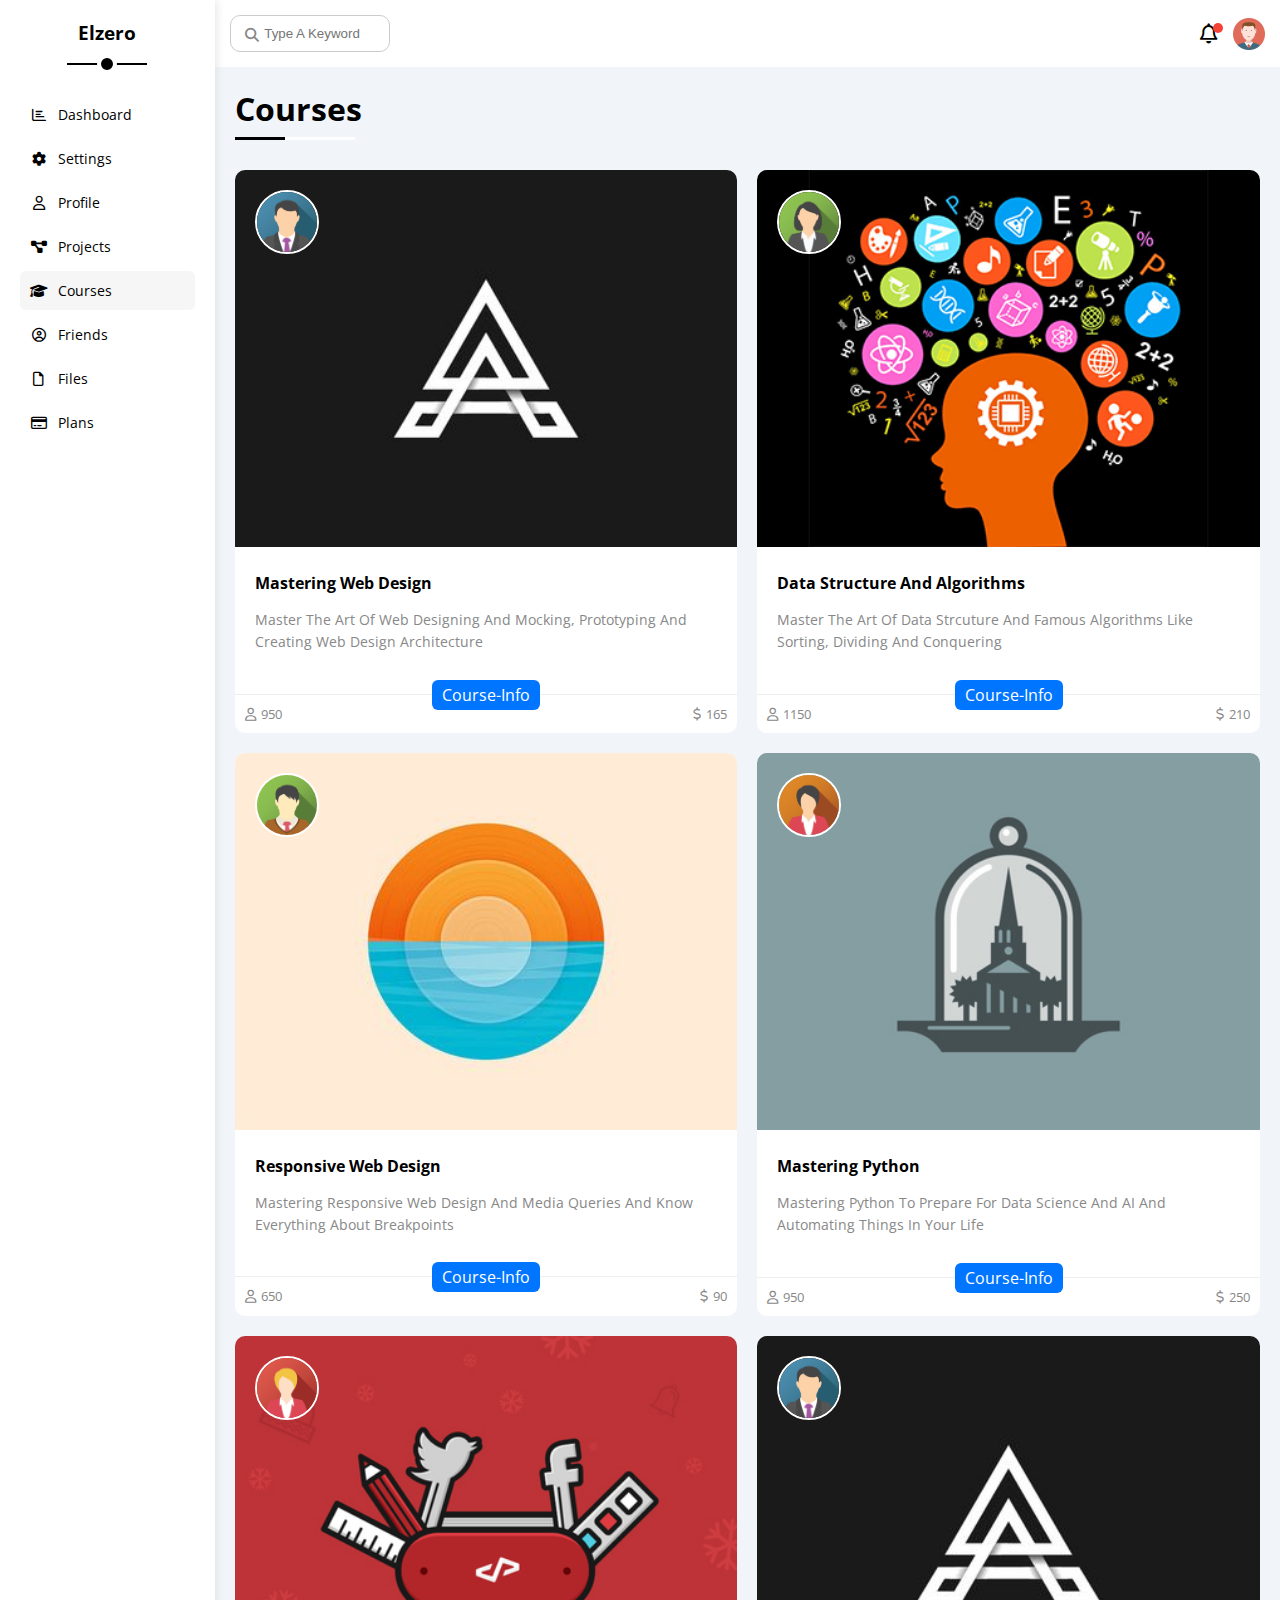
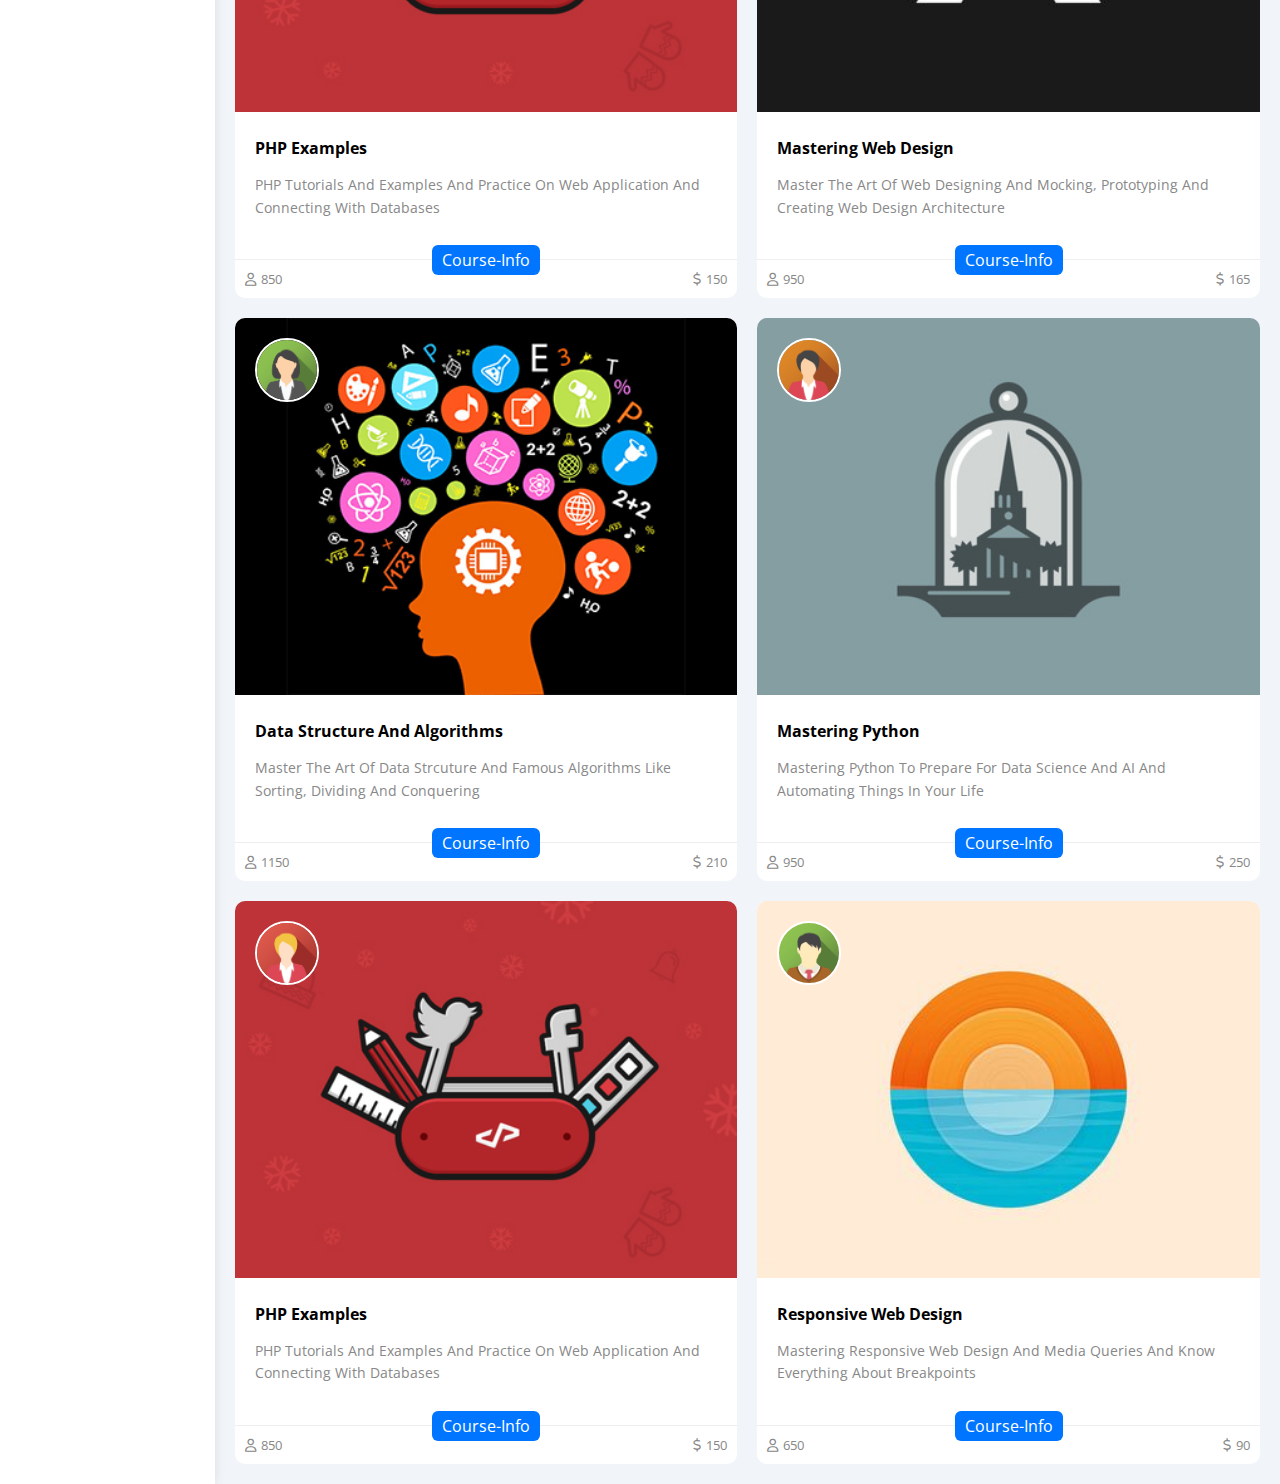
<file: courses.html>
<!DOCTYPE html>
<html lang="en">
<head>
    <meta charset="UTF-8">
    <meta http-equiv="X-UA-Compatible" content="IE=edge">
    <meta name="viewport" content="width=device-width, initial-scale=1.0">
    <link rel="stylesheet" href="https://cdnjs.cloudflare.com/ajax/libs/font-awesome/6.1.2/css/all.min.css">
    <link rel="stylesheet" href="css/framwork.css">
    <link rel="stylesheet" href="css/master.css">
    <link rel="preconnect" href="https://fonts.googleapis.com">
    <link rel="preconnect" href="https://fonts.gstatic.com" crossorigin>
    <link href="https://fonts.googleapis.com/css2?family=Open+Sans:wght@400;500;600;700&display=swap" rel="stylesheet">
    <title>courses</title>
</head>
<body>
    <div class=" page d-flex">
        <div class="sidebar bg-white p-20 p-relative">
                <h3 class="p-relative txt-c mt-0">Elzero</h3>
                <ul>
                <li>
                <a class=" d-flex align-center fs-14 c-black rad-6 p-10" href="index.html">
                    <i class="fa-regular fa-chart-bar fa-fw"></i>
                    <span class="hide-mobile">Dashboard</span>
                </a>
                </li>
                <li>
                <a class=" d-flex align-center fs-14 c-black rad-6 p-10" href="settings.html">
                    <i class="fa-solid fa-gear fa-fw"></i>
                    <span class="hide-mobile">Settings</span>
                </a>
                </li>
                <li>
                <a class="d-flex align-center fs-14 c-black rad-6 p-10" href="profile.html">
                    <i class="fa-regular fa-user fa-fw"></i>
                    <span class="hide-mobile">Profile</span>
                </a>
                </li>
                <li>
                <a class="  d-flex align-center fs-14 c-black rad-6 p-10" href="projects.html">
                    <i class="fa-solid fa-diagram-project fa-fw"></i>
                    <span class="hide-mobile">Projects</span>
                </a>
                </li>
                <li>
                <a class="active d-flex align-center fs-14 c-black rad-6 p-10" href="courses.html">
                    <i class="fa-solid fa-graduation-cap fa-fw"></i>
                    <span class="hide-mobile">Courses</span>
                </a>
                </li>
                <li>
                <a class="d-flex align-center fs-14 c-black rad-6 p-10" href="friends.html">
                    <i class="fa-regular fa-circle-user fa-fw"></i>
                    <span class="hide-mobile">Friends</span>
                </a>
                </li>
                <li>
                <a class="d-flex align-center fs-14 c-black rad-6 p-10" href="files.html">
                    <i class="fa-regular fa-file fa-fw"></i>
                    <span class="hide-mobile">Files</span>
                </a>
                </li>
                <li>
                <a class="d-flex align-center fs-14 c-black rad-6 p-10" href="plans.html">
                    <i class="fa-regular fa-credit-card fa-fw"></i>
                    <span class="hide-mobile">Plans</span>
                </a>
                </li>
                </ul>
        </div>
        <div class="content w-full">
            <div class="header between-flex w-full p-15 bg-white">
                <div class="search p-relative">
                    <input class=" p-10 rad-10 border-ccc " type="search" placeholder=" type a keyword">
                </div>
                <div class="icons d-flex align-center ">
                    <span class="notification p-relative">
                        <i class="fa-regular fa-bell fa-lg   "></i>
                    </span>
                    <img src="imgs/avatar.png" alt="">
                </div>
            </div>
            <h1 class="p-relative m-20">courses</h1>
            <div class="courses-page m-20 gap-20 ">
                <div class="course-box rad-10 bg-white">
                    <img src="imgs/team-01.png" alt="" class="avatar">
                    <img src="imgs/course-01.jpg" alt="" class="w-full">
                    <div class="content p-20">
                        <h4 class="m-0">Mastering Web Design</h4>
                        <p class="mt-15 mb-20 fs-14 c-grey">
                            Master The Art Of Web Designing And Mocking,
                            Prototyping And Creating Web Design Architecture
                        </p>
                    </div>
                    <div class="course-deal p-relative p-10 between-flex">
                        <div class=" c-grey fs-13">
                            <i class="fa-regular fa-user mr-5"></i>950
                        </div>
                        <div class=" c-grey fs-13">
                            <i class="fa-regular fa-dollar-sign mr-5"></i>165
                        </div>
                        <a href="#" class="course-info bg-blue btn-shape c-white">course-info</a>
                    </div>
                </div>

                <div class="course-box rad-10 bg-white">
                    <img src="imgs/team-02.png" alt="" class="avatar">
                    <img src="imgs/course-02.jpg" alt="" class="w-full">
                    <div class="content p-20">
                        <h4 class="m-0">Data Structure And Algorithms</h4>
                        <p class="mt-15 mb-20 fs-14 c-grey">
                            Master The Art Of Data Strcuture And Famous
                            Algorithms Like Sorting,
                            Dividing And Conquering
                        </p>
                    </div>
                    <div class="course-deal p-relative p-10 between-flex">
                        <div class=" c-grey fs-13">
                            <i class="fa-regular fa-user mr-5"></i>1150
                        </div>
                        <div class=" c-grey fs-13">
                            <i class="fa-regular fa-dollar-sign mr-5"></i>210
                        </div>
                        <a href="#" class="course-info bg-blue btn-shape c-white">course-info</a>
                    </div>
                </div>
                <div class="course-box rad-10 bg-white">
                    <img src="imgs/team-03.png" alt="" class="avatar">
                    <img src="imgs/course-03.jpg" alt="" class="w-full">
                    <div class="content p-20">
                        <h4 class="m-0">Responsive Web Design</h4>
                        <p class="mt-15 mb-20 fs-14 c-grey">Mastering Responsive Web Design And Media Queries And Know Everything About Breakpoints
                        </p>
                    </div>
                    <div class="course-deal p-relative p-10 between-flex">
                        <div class=" c-grey fs-13">
                            <i class="fa-regular fa-user mr-5"></i>650
                        </div>
                        <div class=" c-grey fs-13">
                            <i class="fa-regular fa-dollar-sign mr-5"></i>90
                        </div>
                        <a href="#" class="course-info bg-blue btn-shape c-white">course-info</a>
                    </div>
                </div>
                <div class="course-box rad-10 bg-white">
                    <img src="imgs/team-04.png" alt="" class="avatar">
                    <img src="imgs/course-04.jpg" alt="" class="w-full">
                    <div class="content p-20">
                        <h4 class="m-0">Mastering Python</h4>
                        <p class="mt-15 mb-20 fs-14 c-grey">Mastering Python To Prepare For Data Science And AI And Automating Things in Your Life
                        </p>
                    </div>
                    <div class="course-deal p-relative p-10 between-flex">
                        <div class=" c-grey fs-13">
                            <i class="fa-regular fa-user mr-5"></i>950
                        </div>
                        <div class=" c-grey fs-13">
                            <i class="fa-regular fa-dollar-sign mr-5"></i>250
                        </div>
                        <a href="#" class="course-info bg-blue btn-shape c-white">course-info</a>
                    </div>
                </div>
                <div class="course-box rad-10 bg-white">
                    <img src="imgs/team-05.png" alt="" class="avatar">
                    <img src="imgs/course-05.jpg" alt="" class="w-full">
                    <div class="content p-20">
                        <h4 class="m-0">PHP Examples</h4>
                        <p class="mt-15 mb-20 fs-14 c-grey">
                            PHP Tutorials And Examples And Practice On Web Application And Connecting With Databases
                        </p>
                    </div>
                    <div class="course-deal p-relative p-10 between-flex">
                        <div class=" c-grey fs-13">
                            <i class="fa-regular fa-user mr-5"></i>850
                        </div>
                        <div class=" c-grey fs-13">
                            <i class="fa-regular fa-dollar-sign mr-5"></i>150
                        </div>
                        <a href="#" class="course-info bg-blue btn-shape c-white">course-info</a>
                    </div>
                </div>
                <div class="course-box rad-10 bg-white">
                    <img src="imgs/team-01.png" alt="" class="avatar">
                    <img src="imgs/course-01.jpg" alt="" class="w-full">
                    <div class="content p-20">
                        <h4 class="m-0">Mastering Web Design</h4>
                        <p class="mt-15 mb-20 fs-14 c-grey">
                            Master The Art Of Web Designing And Mocking,
                            Prototyping And Creating Web Design Architecture
                        </p>
                    </div>
                    <div class="course-deal p-relative p-10 between-flex">
                        <div class=" c-grey fs-13">
                            <i class="fa-regular fa-user mr-5"></i>950
                        </div>
                        <div class=" c-grey fs-13">
                            <i class="fa-regular fa-dollar-sign mr-5"></i>165
                        </div>
                        <a href="#" class="course-info bg-blue btn-shape c-white">course-info</a>
                    </div>
                </div>

                <div class="course-box rad-10 bg-white">
                    <img src="imgs/team-02.png" alt="" class="avatar">
                    <img src="imgs/course-02.jpg" alt="" class="w-full">
                    <div class="content p-20">
                        <h4 class="m-0">Data Structure And Algorithms</h4>
                        <p class="mt-15 mb-20 fs-14 c-grey">
                            Master The Art Of Data Strcuture And Famous
                            Algorithms Like Sorting,
                            Dividing And Conquering
                        </p>
                    </div>
                    <div class="course-deal p-relative p-10 between-flex">
                        <div class=" c-grey fs-13">
                            <i class="fa-regular fa-user mr-5"></i>1150
                        </div>
                        <div class=" c-grey fs-13">
                            <i class="fa-regular fa-dollar-sign mr-5"></i>210
                        </div>
                        <a href="#" class="course-info bg-blue btn-shape c-white">course-info</a>
                    </div>
                </div>
                <div class="course-box rad-10 bg-white">
                    <img src="imgs/team-04.png" alt="" class="avatar">
                    <img src="imgs/course-04.jpg" alt="" class="w-full">
                    <div class="content p-20">
                        <h4 class="m-0">Mastering Python</h4>
                        <p class="mt-15 mb-20 fs-14 c-grey">Mastering Python To Prepare For Data Science And AI And Automating Things in Your Life
                        </p>
                    </div>
                    <div class="course-deal p-relative p-10 between-flex">
                        <div class=" c-grey fs-13">
                            <i class="fa-regular fa-user mr-5"></i>950
                        </div>
                        <div class=" c-grey fs-13">
                            <i class="fa-regular fa-dollar-sign mr-5"></i>250
                        </div>
                        <a href="#" class="course-info bg-blue btn-shape c-white">course-info</a>
                    </div>
                </div>
                <div class="course-box rad-10 bg-white">
                    <img src="imgs/team-05.png" alt="" class="avatar">
                    <img src="imgs/course-05.jpg" alt="" class="w-full">
                    <div class="content p-20">
                        <h4 class="m-0">PHP Examples</h4>
                        <p class="mt-15 mb-20 fs-14 c-grey">
                            PHP Tutorials And Examples And Practice On Web Application And Connecting With Databases
                        </p>
                    </div>
                    <div class="course-deal p-relative p-10 between-flex">
                        <div class=" c-grey fs-13">
                            <i class="fa-regular fa-user mr-5"></i>850
                        </div>
                        <div class=" c-grey fs-13">
                            <i class="fa-regular fa-dollar-sign mr-5"></i>150
                        </div>
                        <a href="#" class="course-info bg-blue btn-shape c-white">course-info</a>
                    </div>
                </div>
                <div class="course-box rad-10 bg-white">
                    <img src="imgs/team-03.png" alt="" class="avatar">
                    <img src="imgs/course-03.jpg" alt="" class="w-full">
                    <div class="content p-20">
                        <h4 class="m-0">Responsive Web Design</h4>
                        <p class="mt-15 mb-20 fs-14 c-grey">Mastering Responsive Web Design And Media Queries And Know Everything About Breakpoints
                        </p>
                    </div>
                    <div class="course-deal p-relative p-10 between-flex">
                        <div class=" c-grey fs-13">
                            <i class="fa-regular fa-user mr-5"></i>650
                        </div>
                        <div class=" c-grey fs-13">
                            <i class="fa-regular fa-dollar-sign mr-5"></i>90
                        </div>
                        <a href="#" class="course-info bg-blue btn-shape c-white">course-info</a>
                    </div>
                </div>

            </div>
            </div>
            
        </div>
    </div>
</body>
</file>
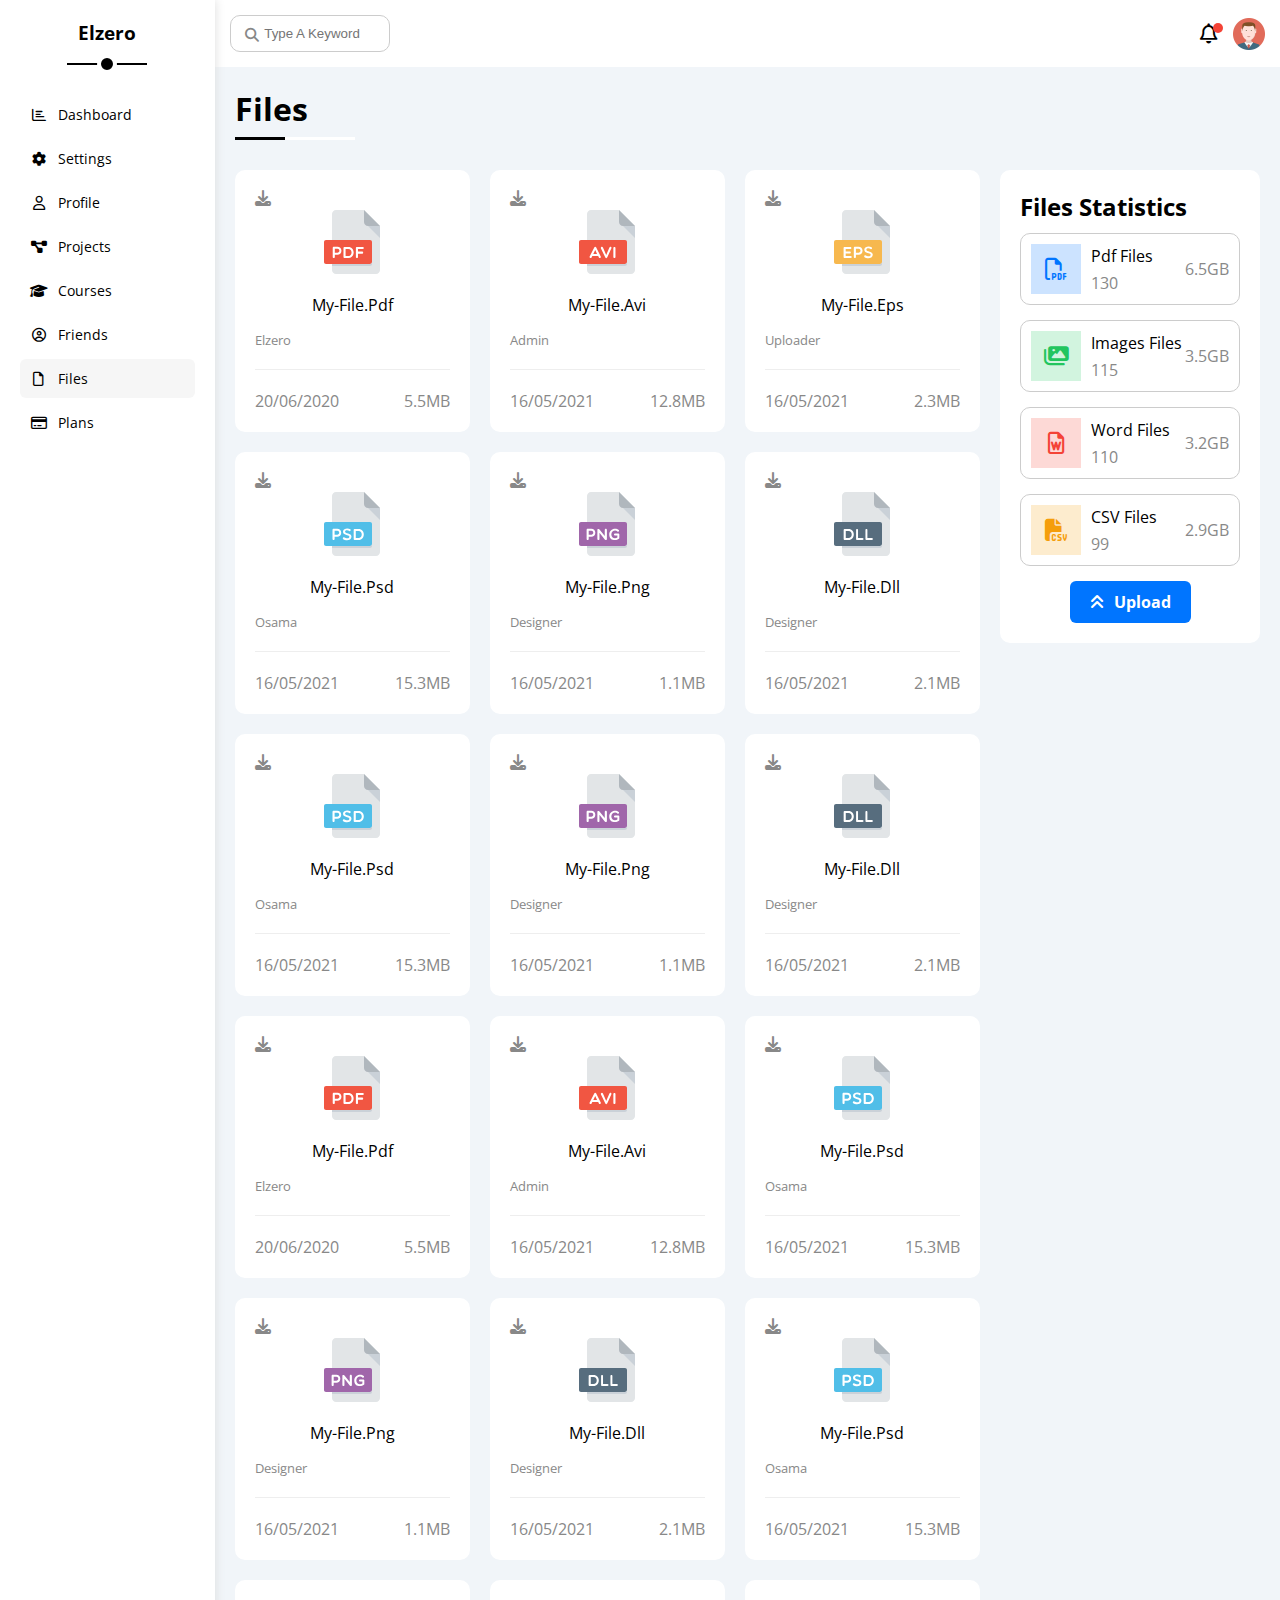
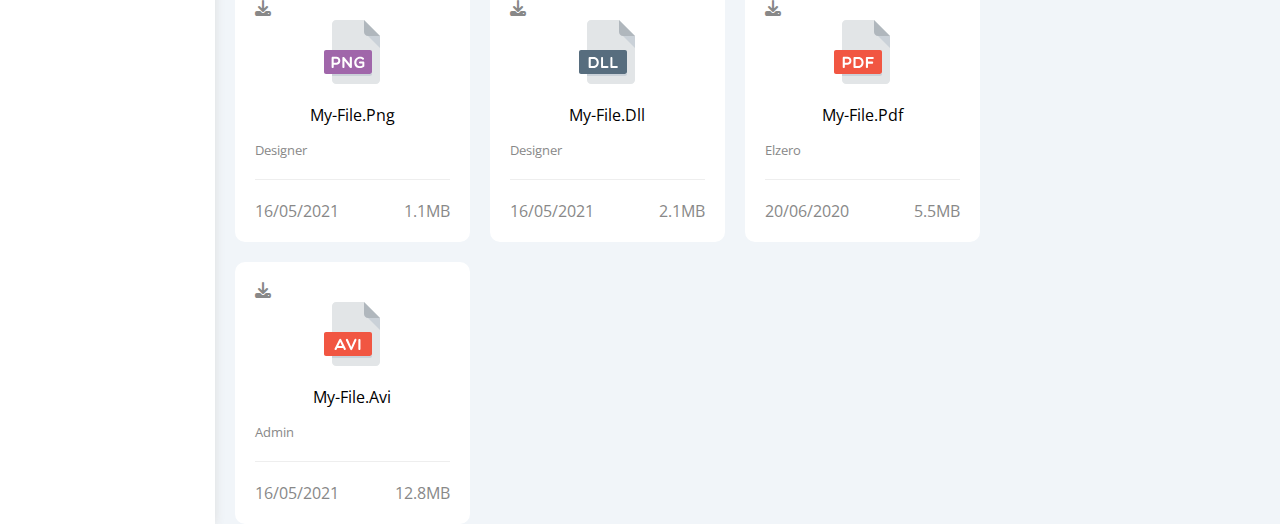
<file: files.html>
<!DOCTYPE html>
<html lang="en">
<head>
    <meta charset="UTF-8">
    <meta http-equiv="X-UA-Compatible" content="IE=edge">
    <meta name="viewport" content="width=device-width, initial-scale=1.0">
    <link rel="stylesheet" href="https://cdnjs.cloudflare.com/ajax/libs/font-awesome/6.1.2/css/all.min.css">
    <link rel="stylesheet" href="css/framwork.css">
    <link rel="stylesheet" href="css/master.css">
    <link rel="preconnect" href="https://fonts.googleapis.com">
    <link rel="preconnect" href="https://fonts.gstatic.com" crossorigin>
    <link href="https://fonts.googleapis.com/css2?family=Open+Sans:wght@400;500;600;700&display=swap" rel="stylesheet">
    <title>Files</title>
</head>
<body>
    <div class=" page d-flex">
        <div class="sidebar bg-white p-20 p-relative">
                <h3 class="p-relative txt-c mt-0">Elzero</h3>
                <ul>
                <li>
                <a class=" d-flex align-center fs-14 c-black rad-6 p-10" href="index.html">
                    <i class="fa-regular fa-chart-bar fa-fw"></i>
                    <span class="hide-mobile">Dashboard</span>
                </a>
                </li>
                <li>
                <a class=" d-flex align-center fs-14 c-black rad-6 p-10" href="settings.html">
                    <i class="fa-solid fa-gear fa-fw"></i>
                    <span class="hide-mobile">Settings</span>
                </a>
                </li>
                <li>
                <a class="d-flex align-center fs-14 c-black rad-6 p-10" href="profile.html">
                    <i class="fa-regular fa-user fa-fw"></i>
                    <span class="hide-mobile">Profile</span>
                </a>
                </li>
                <li>
                <a class="  d-flex align-center fs-14 c-black rad-6 p-10" href="projects.html">
                    <i class="fa-solid fa-diagram-project fa-fw"></i>
                    <span class="hide-mobile">Projects</span>
                </a>
                </li>
                <li>
                <a class=" d-flex align-center fs-14 c-black rad-6 p-10" href="courses.html">
                    <i class="fa-solid fa-graduation-cap fa-fw"></i>
                    <span class="hide-mobile">Courses</span>
                </a>
                </li>
                <li>
                <a class=" d-flex align-center fs-14 c-black rad-6 p-10" href="friends.html">
                    <i class="fa-regular fa-circle-user fa-fw"></i>
                    <span class="hide-mobile">Friends</span>
                </a>
                </li>
                <li>
                <a class="active d-flex align-center fs-14 c-black rad-6 p-10" href="files.html">
                    <i class="fa-regular fa-file fa-fw"></i>
                    <span class="hide-mobile">Files</span>
                </a>
                </li>
                <li>
                <a class="d-flex align-center fs-14 c-black rad-6 p-10" href="plans.html">
                    <i class="fa-regular fa-credit-card fa-fw"></i>
                    <span class="hide-mobile">Plans</span>
                </a>
                </li>
                </ul>
        </div>
        <div class="content w-full">
            <div class="header between-flex w-full p-15 bg-white">
                <div class="search p-relative">
                    <input class=" p-10 rad-10 border-ccc " type="search" placeholder=" type a keyword">
                </div>
                <div class="icons d-flex align-center ">
                    <span class="notification p-relative">
                        <i class="fa-regular fa-bell fa-lg   "></i>
                    </span>
                    <img src="imgs/avatar.png" alt="">
                </div>
            </div>
            <h1 class="p-relative m-20">Files</h1>
            <div class="files-page d-flex gap-20">
				<div class="file-statistics bg-white rad-10 p-20">
					<h2 class="mb-10">Files Statistics</h2>
					<div class="file-row p-10 border-ccc center-flex mb-15  rad-10 ">
					<i class="fa-regular fa-file-pdf mr-10 blue"></i>
					<div class="name">
						<span class="m-0 d-block">Pdf files</span>
						<span class="c-grey d-block mt-5">130</span>
					</div>
					<span class="size c-grey">6.5GB</span>
					</div>

					<div class="file-row p-10 border-ccc center-flex mb-15  rad-10 ">
					<i class="fa-solid fa-images mr-10 green"></i>
					<div class="name">
						<span class="m-0 d-block">images files</span>
						<span class="c-grey d-block mt-5">115</span>
					</div>
					<span class="size c-grey">3.5GB</span>
					</div>

					<div class="file-row p-10 border-ccc center-flex mb-15  rad-10 ">
					<i class="fa-regular fa-file-word mr-10 red"></i>
					<div class="name">
						<span class="m-0 d-block">word files</span>
						<span class="c-grey d-block mt-5">110</span>
					</div>
					<span class="size c-grey">3.2GB</span>
					</div>

					<div class="file-row p-10 border-ccc center-flex mb-15  rad-10 ">
					<i class="fa-solid fa-file-csv mr-10 orange"></i>
					<div class="name">
						<span class="m-0 d-block">CSV files</span>
						<span class="c-grey d-block mt-5">99</span>
					</div>
					<span class="size c-grey">2.9GB</span>
					</div>
					<a href="" class="upload w-fit d-block btn-shape bg-blue c-white">
					<i class="fa-solid fa-angles-up mr-10"></i>upload
					</a>
				</div>
        <div class="files-holder d-grid rad-10 gap-20 ">
            <div class="file p-20 bg-white rad-10 p-relative txt-c">
                <i class="fa-solid fa-download c-grey"></i>
                <img src="imgs/pdf.svg" alt="">
                <p class="mb-15 ">my-file.pdf</p>
                <span class=" d-block c-grey fs-13">elzero</span>
                <div class="date between-flex c-grey mt-20 pt-20">
									<span>20/06/2020</span>
									<span>5.5MB</span>
                </div>
            </div>
            <div class="file p-20 bg-white rad-10 p-relative txt-c">
                <i class="fa-solid fa-download c-grey"></i>
                <img src="imgs/avi.svg" alt="">
                <p class="mb-15 ">my-file.avi</p>
                <span class=" d-block c-grey fs-13">admin</span>
                <div class="date between-flex c-grey mt-20 pt-20">
									<span>16/05/2021</span>
									<span>12.8MB</span>
                </div>
            </div>
            <div class="file p-20 bg-white rad-10 p-relative txt-c">
                <i class="fa-solid fa-download c-grey"></i>
                <img src="imgs/eps.svg" alt="">
                <p class="mb-15 ">my-file.eps</p>
                <span class=" d-block c-grey fs-13">uploader</span>
                <div class="date between-flex c-grey mt-20 pt-20">
									<span>16/05/2021</span>
									<span>2.3MB</span>
                </div>
            </div>
            <div class="file p-20 bg-white rad-10 p-relative txt-c">
                <i class="fa-solid fa-download c-grey"></i>
                <img src="imgs/psd.svg" alt="">
                <p class="mb-15 ">my-file.psd</p>
                <span class=" d-block c-grey fs-13">osama</span>
                <div class="date between-flex c-grey mt-20 pt-20">
									<span>16/05/2021</span>
									<span>15.3MB</span>
                </div>
            </div>
            <div class="file p-20 bg-white rad-10 p-relative txt-c">
                <i class="fa-solid fa-download c-grey"></i>
                <img src="imgs/png.svg" alt="">
                <p class="mb-15 ">my-file.png</p>
                <span class=" d-block c-grey fs-13">designer</span>
                <div class="date between-flex c-grey mt-20 pt-20">
									<span>16/05/2021</span>
									<span>1.1MB</span>
                </div>
            </div>
            <div class="file p-20 bg-white rad-10 p-relative txt-c">
                <i class="fa-solid fa-download c-grey"></i>
                <img src="imgs/dll.svg" alt="">
                <p class="mb-15 ">my-file.dll</p>
                <span class=" d-block c-grey fs-13">designer</span>
                <div class="date between-flex c-grey mt-20 pt-20">
									<span>16/05/2021</span>
									<span>2.1MB</span>
                </div>
            </div>
            <div class="file p-20 bg-white rad-10 p-relative txt-c">
                <i class="fa-solid fa-download c-grey"></i>
                <img src="imgs/psd.svg" alt="">
                <p class="mb-15 ">my-file.psd</p>
                <span class=" d-block c-grey fs-13">osama</span>
                <div class="date between-flex c-grey mt-20 pt-20">
									<span>16/05/2021</span>
									<span>15.3MB</span>
                </div>
            </div>
            <div class="file p-20 bg-white rad-10 p-relative txt-c">
                <i class="fa-solid fa-download c-grey"></i>
                <img src="imgs/png.svg" alt="">
                <p class="mb-15 ">my-file.png</p>
                <span class=" d-block c-grey fs-13">designer</span>
                <div class="date between-flex c-grey mt-20 pt-20">
									<span>16/05/2021</span>
									<span>1.1MB</span>
                </div>
            </div>
            <div class="file p-20 bg-white rad-10 p-relative txt-c">
                <i class="fa-solid fa-download c-grey"></i>
                <img src="imgs/dll.svg" alt="">
                <p class="mb-15 ">my-file.dll</p>
                <span class=" d-block c-grey fs-13">designer</span>
                <div class="date between-flex c-grey mt-20 pt-20">
									<span>16/05/2021</span>
									<span>2.1MB</span>
                </div>
            </div>
						<div class="file p-20 bg-white rad-10 p-relative txt-c">
							<i class="fa-solid fa-download c-grey"></i>
							<img src="imgs/pdf.svg" alt="">
							<p class="mb-15 ">my-file.pdf</p>
							<span class=" d-block c-grey fs-13">elzero</span>
							<div class="date between-flex c-grey mt-20 pt-20">
								<span>20/06/2020</span>
								<span>5.5MB</span>
							</div>
					</div>
					<div class="file p-20 bg-white rad-10 p-relative txt-c">
							<i class="fa-solid fa-download c-grey"></i>
							<img src="imgs/avi.svg" alt="">
							<p class="mb-15 ">my-file.avi</p>
							<span class=" d-block c-grey fs-13">admin</span>
							<div class="date between-flex c-grey mt-20 pt-20">
								<span>16/05/2021</span>
								<span>12.8MB</span>
							</div>
					</div>
            <div class="file p-20 bg-white rad-10 p-relative txt-c">
                <i class="fa-solid fa-download c-grey"></i>
                <img src="imgs/psd.svg" alt="">
                <p class="mb-15 ">my-file.psd</p>
                <span class=" d-block c-grey fs-13">osama</span>
                <div class="date between-flex c-grey mt-20 pt-20">
									<span>16/05/2021</span>
									<span>15.3MB</span>
                </div>
            </div>
            <div class="file p-20 bg-white rad-10 p-relative txt-c">
                <i class="fa-solid fa-download c-grey"></i>
                <img src="imgs/png.svg" alt="">
                <p class="mb-15 ">my-file.png</p>
                <span class=" d-block c-grey fs-13">designer</span>
                <div class="date between-flex c-grey mt-20 pt-20">
									<span>16/05/2021</span>
									<span>1.1MB</span>
                </div>
            </div>
            <div class="file p-20 bg-white rad-10 p-relative txt-c">
                <i class="fa-solid fa-download c-grey"></i>
                <img src="imgs/dll.svg" alt="">
                <p class="mb-15 ">my-file.dll</p>
                <span class=" d-block c-grey fs-13">designer</span>
                <div class="date between-flex c-grey mt-20 pt-20">
									<span>16/05/2021</span>
									<span>2.1MB</span>
                </div>
            </div>
            <div class="file p-20 bg-white rad-10 p-relative txt-c">
                <i class="fa-solid fa-download c-grey"></i>
                <img src="imgs/psd.svg" alt="">
                <p class="mb-15 ">my-file.psd</p>
                <span class=" d-block c-grey fs-13">osama</span>
                <div class="date between-flex c-grey mt-20 pt-20">
									<span>16/05/2021</span>
									<span>15.3MB</span>
                </div>
            </div>
            <div class="file p-20 bg-white rad-10 p-relative txt-c">
                <i class="fa-solid fa-download c-grey"></i>
                <img src="imgs/png.svg" alt="">
                <p class="mb-15 ">my-file.png</p>
                <span class=" d-block c-grey fs-13">designer</span>
                <div class="date between-flex c-grey mt-20 pt-20">
									<span>16/05/2021</span>
									<span>1.1MB</span>
                </div>
            </div>
            <div class="file p-20 bg-white rad-10 p-relative txt-c">
                <i class="fa-solid fa-download c-grey"></i>
                <img src="imgs/dll.svg" alt="">
                <p class="mb-15 ">my-file.dll</p>
                <span class=" d-block c-grey fs-13">designer</span>
                <div class="date between-flex c-grey mt-20 pt-20">
									<span>16/05/2021</span>
									<span>2.1MB</span>
                </div>
            </div>
						<div class="file p-20 bg-white rad-10 p-relative txt-c">
							<i class="fa-solid fa-download c-grey"></i>
							<img src="imgs/pdf.svg" alt="">
							<p class="mb-15 ">my-file.pdf</p>
							<span class=" d-block c-grey fs-13">elzero</span>
							<div class="date between-flex c-grey mt-20 pt-20">
								<span>20/06/2020</span>
								<span>5.5MB</span>
							</div>
					</div>
					<div class="file p-20 bg-white rad-10 p-relative txt-c">
							<i class="fa-solid fa-download c-grey"></i>
							<img src="imgs/avi.svg" alt="">
							<p class="mb-15 ">my-file.avi</p>
							<span class=" d-block c-grey fs-13">admin</span>
							<div class="date between-flex c-grey mt-20 pt-20">
								<span>16/05/2021</span>
								<span>12.8MB</span>
							</div>
					</div>

        </div>
            </div>
        </div>
    </div>
</body>
</file>
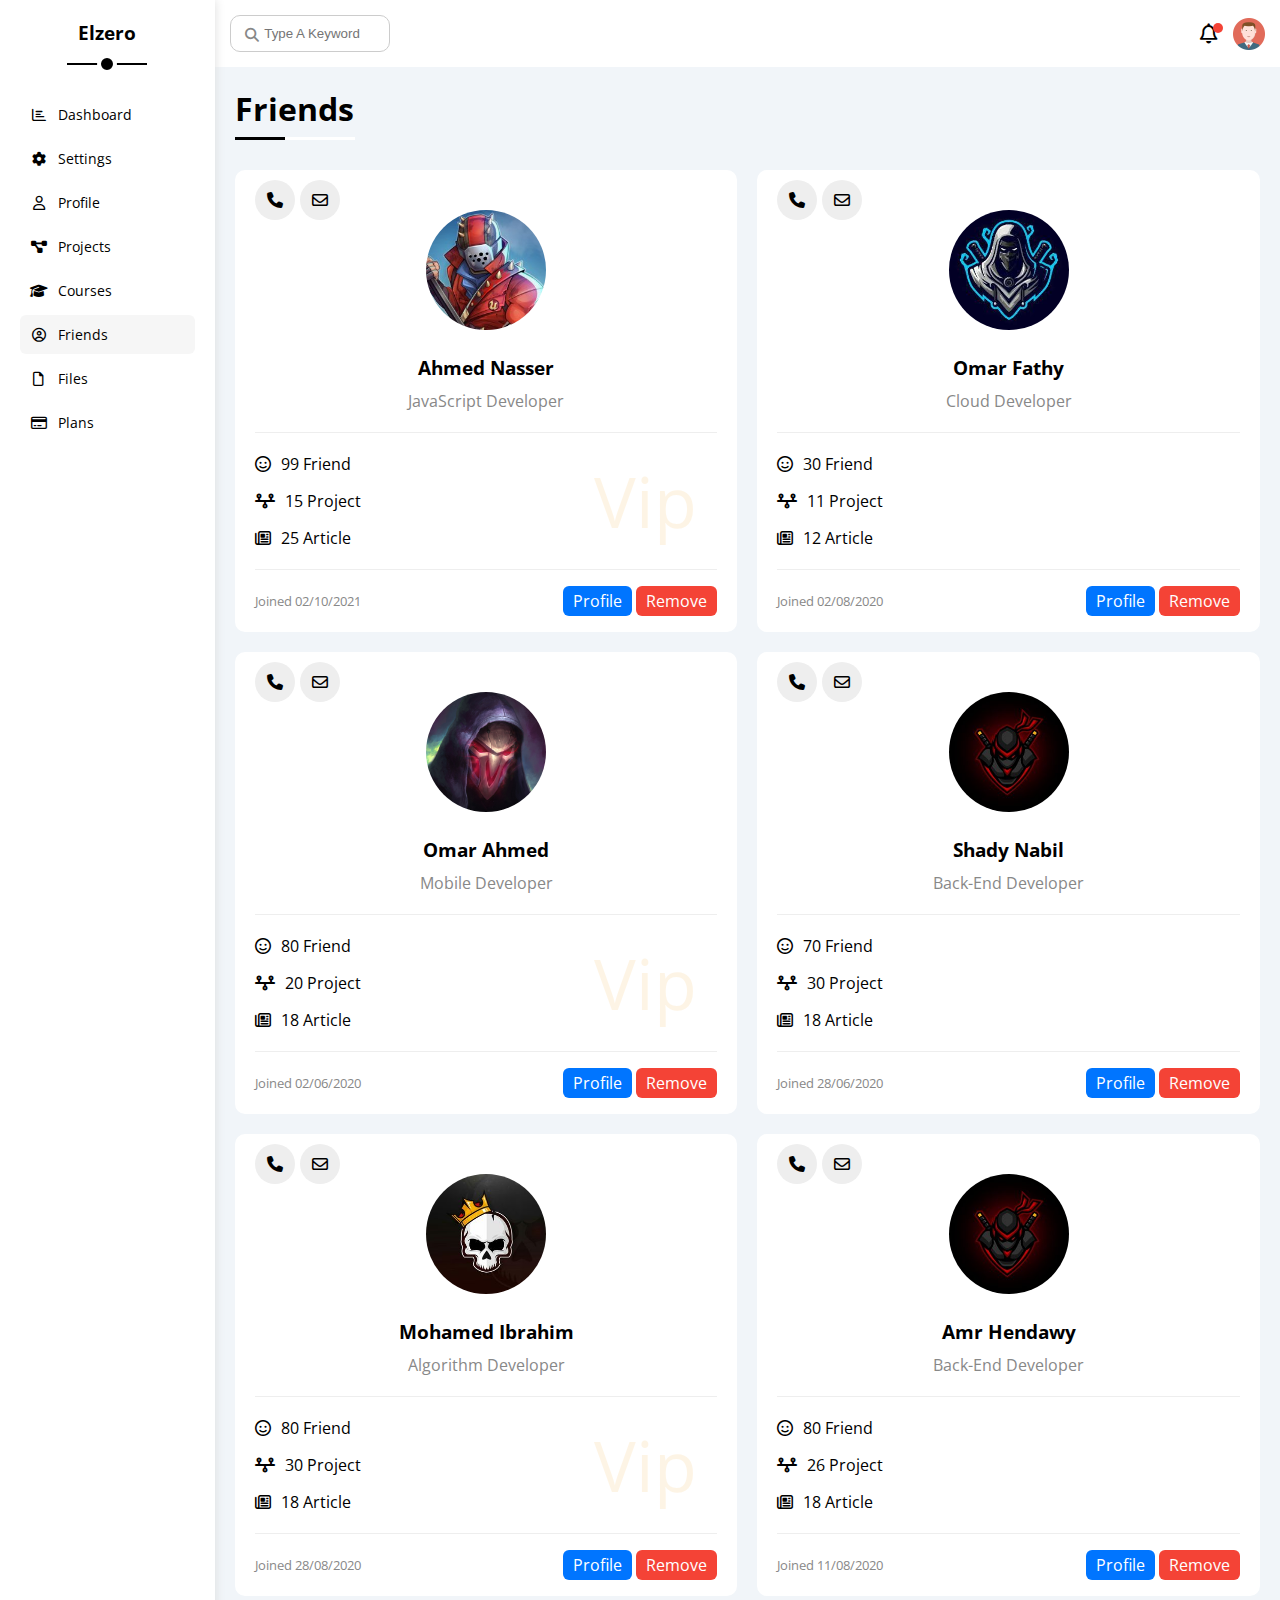
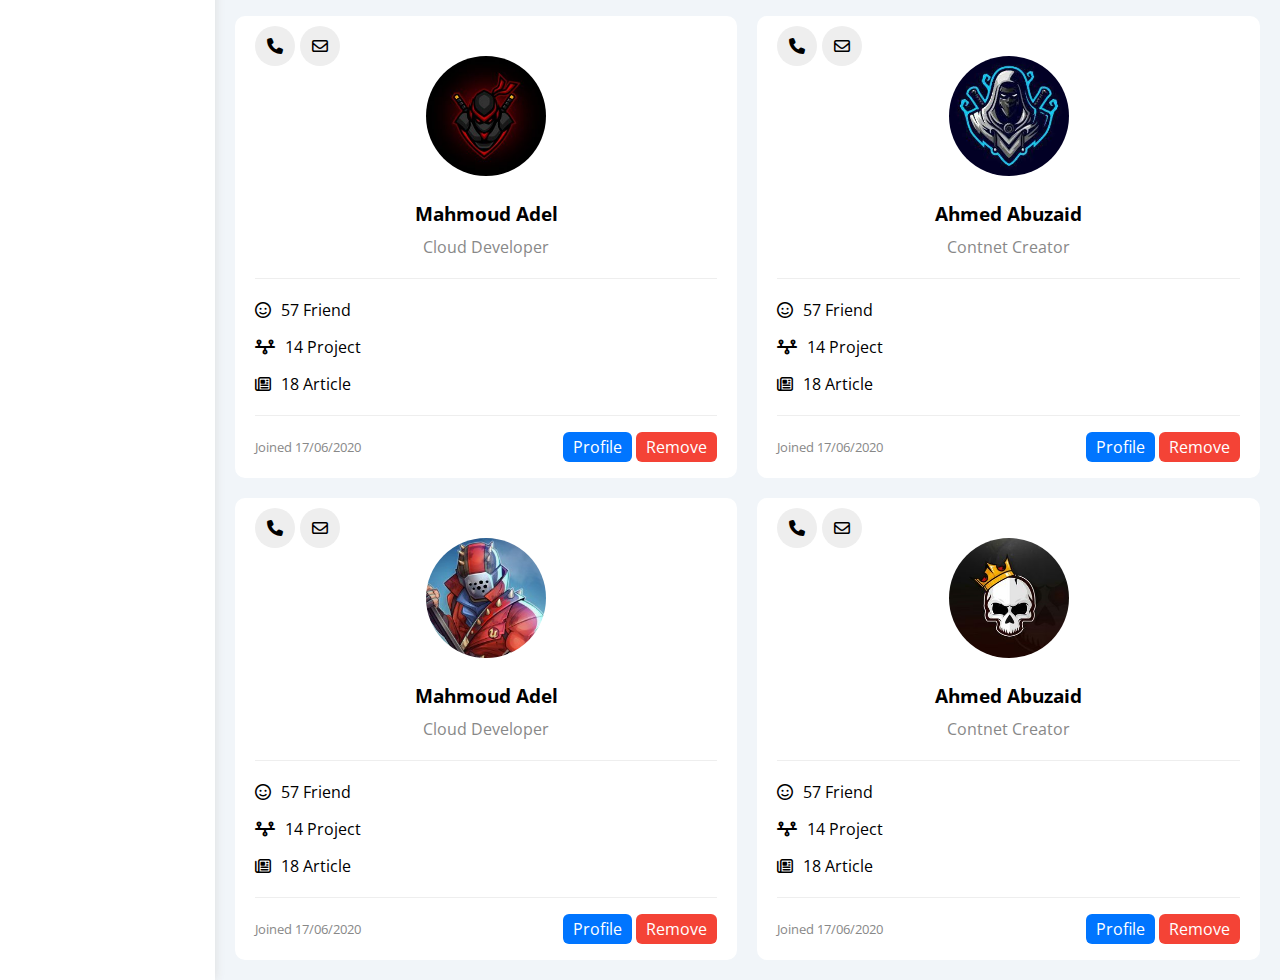
<file: friends.html>
<!DOCTYPE html>
<html lang="en">
<head>
    <meta charset="UTF-8">
    <meta http-equiv="X-UA-Compatible" content="IE=edge">
    <meta name="viewport" content="width=device-width, initial-scale=1.0">
    <link rel="stylesheet" href="https://cdnjs.cloudflare.com/ajax/libs/font-awesome/6.1.2/css/all.min.css">
    <link rel="stylesheet" href="css/framwork.css">
    <link rel="stylesheet" href="css/master.css">
    <link rel="preconnect" href="https://fonts.googleapis.com">
    <link rel="preconnect" href="https://fonts.gstatic.com" crossorigin>
    <link href="https://fonts.googleapis.com/css2?family=Open+Sans:wght@400;500;600;700&display=swap" rel="stylesheet">
    <title>Friends</title>
</head>
<body>
    <div class=" page d-flex">
        <div class="sidebar bg-white p-20 p-relative">
                <h3 class="p-relative txt-c mt-0">Elzero</h3>
                <ul>
                <li>
                <a class=" d-flex align-center fs-14 c-black rad-6 p-10" href="index.html">
                    <i class="fa-regular fa-chart-bar fa-fw"></i>
                    <span class="hide-mobile">Dashboard</span>
                </a>
                </li>
                <li>
                <a class=" d-flex align-center fs-14 c-black rad-6 p-10" href="settings.html">
                    <i class="fa-solid fa-gear fa-fw"></i>
                    <span class="hide-mobile">Settings</span>
                </a>
                </li>
                <li>
                <a class="d-flex align-center fs-14 c-black rad-6 p-10" href="profile.html">
                    <i class="fa-regular fa-user fa-fw"></i>
                    <span class="hide-mobile">Profile</span>
                </a>
                </li>
                <li>
                <a class="  d-flex align-center fs-14 c-black rad-6 p-10" href="projects.html">
                    <i class="fa-solid fa-diagram-project fa-fw"></i>
                    <span class="hide-mobile">Projects</span>
                </a>
                </li>
                <li>
                <a class=" d-flex align-center fs-14 c-black rad-6 p-10" href="courses.html">
                    <i class="fa-solid fa-graduation-cap fa-fw"></i>
                    <span class="hide-mobile">Courses</span>
                </a>
                </li>
                <li>
                <a class="active d-flex align-center fs-14 c-black rad-6 p-10" href="friends.html">
                    <i class="fa-regular fa-circle-user fa-fw"></i>
                    <span class="hide-mobile">Friends</span>
                </a>
                </li>
                <li>
                <a class="d-flex align-center fs-14 c-black rad-6 p-10" href="files.html">
                    <i class="fa-regular fa-file fa-fw"></i>
                    <span class="hide-mobile">Files</span>
                </a>
                </li>
                <li>
                <a class="d-flex align-center fs-14 c-black rad-6 p-10" href="plans.html">
                    <i class="fa-regular fa-credit-card fa-fw"></i>
                    <span class="hide-mobile">Plans</span>
                </a>
                </li>
                </ul>
        </div>
        <div class="content w-full">
            <div class="header between-flex w-full p-15 bg-white">
                <div class="search p-relative">
                    <input class=" p-10 rad-10 border-ccc " type="search" placeholder=" type a keyword">
                </div>
                <div class="icons d-flex align-center ">
                    <span class="notification p-relative">
                        <i class="fa-regular fa-bell fa-lg   "></i>
                    </span>
                    <img src="imgs/avatar.png" alt="">
                </div>
            </div>
            <h1 class="p-relative m-20">friends</h1>
            <div class="friends-page m-20 gap-20 ">
                <div class="friend-box bg-white p-20 rad-10 p-relative">
                    <div class="contact">
                        <i class="fa-sharp fa-solid fa-phone bg-eee rad-half"></i>
                        <i class="fa-regular fa-envelope bg-eee rad-half"></i>
                    </div>
                    <div class="info txt-c">
                        <img src="imgs/friend-01.jpg" class="rad-half mb-20" alt="">
                        <h3>ahmed nasser</h3>
                        <p class="c-grey mt-10 ">JavaScript Developer</p>
                    </div>
                    <div class="stat pt-20 pb-20">
                        <div class="mb-15">
                            <i class="fa-regular fa-face-smile mr-10"></i>99 friend
                        </div>
                        <div class="mb-15">
                            <i class="fa-solid fa-timeline mr-10"></i>15 project
                        </div>
                        <div class="">
                            <i class="fa-regular fa-newspaper mr-10"></i>25 article
                        </div>
                        <div class="vip">vip</div>
                    </div>
                    <div class="visit  between-flex pt-20">
                        <span class="c-grey">Joined 02/10/2021</span>
                        <div class="profile">
                            <a href="" class="btn-shape bg-blue c-white">profile</a>
                            <a href="" class="btn-shape bg-red c-white">remove</a>
                        </div>
                    </div>
                </div>

                <div class="friend-box bg-white p-20 rad-10 p-relative">
                    <div class="contact">
                        <i class="fa-sharp fa-solid fa-phone bg-eee rad-half"></i>
                        <i class="fa-regular fa-envelope bg-eee rad-half"></i>
                    </div>
                    <div class="info txt-c">
                        <img src="imgs/friend-02.jpg" class="rad-half mb-20" alt="">
                        <h3>Omar Fathy</h3>
                        <p class="c-grey mt-10 ">Cloud Developer</p>
                    </div>
                    <div class="stat pt-20 pb-20">
                        <div class="mb-15">
                            <i class="fa-regular fa-face-smile mr-10"></i>30 friend
                        </div>
                        <div class="mb-15">
                            <i class="fa-solid fa-timeline mr-10"></i>11 project
                        </div>
                        <div class="">
                            <i class="fa-regular fa-newspaper mr-10"></i>12 article
                        </div>
                    </div>
                    <div class="visit  between-flex pt-20">
                        <span class="c-grey">Joined 02/08/2020</span>
                        <div class="profile">
                            <a href="" class="btn-shape bg-blue c-white">profile</a>
                            <a href="" class="btn-shape bg-red c-white">remove</a>
                        </div>
                    </div>
                </div>

                <div class="friend-box bg-white p-20 rad-10 p-relative">
                    <div class="contact">
                        <i class="fa-sharp fa-solid fa-phone bg-eee rad-half"></i>
                        <i class="fa-regular fa-envelope bg-eee rad-half"></i>
                    </div>
                    <div class="info txt-c">
                        <img src="imgs/friend-03.jpg" class="rad-half mb-20" alt="">
                        <h3>Omar ahmed</h3>
                        <p class="c-grey mt-10 ">mobile Developer</p>
                    </div>
                    <div class="stat pt-20 pb-20">
                        <div class="mb-15">
                            <i class="fa-regular fa-face-smile mr-10"></i>80 friend
                        </div>
                        <div class="mb-15">
                            <i class="fa-solid fa-timeline mr-10"></i>20 project
                        </div>
                        <div class="">
                            <i class="fa-regular fa-newspaper mr-10"></i>18 article
                        </div>
                        <div class="vip">vip</div>
                    </div>
                    <div class="visit  between-flex pt-20">
                        <span class="c-grey">Joined 02/06/2020</span>
                        <div class="profile">
                            <a href="" class="btn-shape bg-blue c-white">profile</a>
                            <a href="" class="btn-shape bg-red c-white">remove</a>
                        </div>
                    </div>
                </div>
                <div class="friend-box bg-white p-20 rad-10 p-relative">
                    <div class="contact">
                        <i class="fa-sharp fa-solid fa-phone bg-eee rad-half"></i>
                        <i class="fa-regular fa-envelope bg-eee rad-half"></i>
                    </div>
                    <div class="info txt-c">
                        <img src="imgs/friend-04.jpg" class="rad-half mb-20" alt="">
                        <h3>Shady Nabil</h3>
                        <p class="c-grey mt-10 ">Back-End Developer</p>
                    </div>
                    <div class="stat pt-20 pb-20">
                        <div class="mb-15">
                            <i class="fa-regular fa-face-smile mr-10"></i>70 friend
                        </div>
                        <div class="mb-15">
                            <i class="fa-solid fa-timeline mr-10"></i>30 project
                        </div>
                        <div class="">
                            <i class="fa-regular fa-newspaper mr-10"></i>18 article
                        </div>
                    </div>
                    <div class="visit  between-flex pt-20">
                        <span class="c-grey">Joined 28/06/2020</span>
                        <div class="profile">
                            <a href="" class="btn-shape bg-blue c-white">profile</a>
                            <a href="" class="btn-shape bg-red c-white">remove</a>
                        </div>
                    </div>
                </div>
                <div class="friend-box bg-white p-20 rad-10 p-relative">
                    <div class="contact">
                        <i class="fa-sharp fa-solid fa-phone bg-eee rad-half"></i>
                        <i class="fa-regular fa-envelope bg-eee rad-half"></i>
                    </div>
                    <div class="info txt-c">
                        <img src="imgs/friend-05.jpg" class="rad-half mb-20" alt="">
                        <h3>Mohamed Ibrahim</h3>
                        <p class="c-grey mt-10 ">Algorithm Developer</p>
                    </div>
                    <div class="stat pt-20 pb-20">
                        <div class="mb-15">
                            <i class="fa-regular fa-face-smile mr-10"></i>80 friend
                        </div>
                        <div class="mb-15">
                            <i class="fa-solid fa-timeline mr-10"></i>30 project
                        </div>
                        <div class="">
                            <i class="fa-regular fa-newspaper mr-10"></i>18 article
                        </div>
                        <div class="vip">vip</div>
                    </div>
                    <div class="visit  between-flex pt-20">
                        <span class="c-grey">Joined 28/08/2020</span>
                        <div class="profile">
                            <a href="" class="btn-shape bg-blue c-white">profile</a>
                            <a href="" class="btn-shape bg-red c-white">remove</a>
                        </div>
                    </div>
                </div>
                <div class="friend-box bg-white p-20 rad-10 p-relative">
                    <div class="contact">
                        <i class="fa-sharp fa-solid fa-phone bg-eee rad-half"></i>
                        <i class="fa-regular fa-envelope bg-eee rad-half"></i>
                    </div>
                    <div class="info txt-c">
                        <img src="imgs/friend-04.jpg" class="rad-half mb-20" alt="">
                        <h3>amr hendawy</h3>
                        <p class="c-grey mt-10 ">Back-End Developer</p>
                    </div>
                    <div class="stat pt-20 pb-20">
                        <div class="mb-15">
                            <i class="fa-regular fa-face-smile mr-10"></i>80 friend
                        </div>
                        <div class="mb-15">
                            <i class="fa-solid fa-timeline mr-10"></i>26 project
                        </div>
                        <div class="">
                            <i class="fa-regular fa-newspaper mr-10"></i>18 article
                        </div>
                    </div>
                    <div class="visit  between-flex pt-20">
                        <span class="c-grey">Joined 11/08/2020</span>
                        <div class="profile">
                            <a href="" class="btn-shape bg-blue c-white">profile</a>
                            <a href="" class="btn-shape bg-red c-white">remove</a>
                        </div>
                    </div>
                </div>
                <div class="friend-box bg-white p-20 rad-10 p-relative">
                    <div class="contact">
                        <i class="fa-sharp fa-solid fa-phone bg-eee rad-half"></i>
                        <i class="fa-regular fa-envelope bg-eee rad-half"></i>
                    </div>
                    <div class="info txt-c">
                        <img src="imgs/friend-04.jpg" class="rad-half mb-20" alt="">
                        <h3>Mahmoud Adel</h3>
                        <p class="c-grey mt-10 ">cloud Developer</p>
                    </div>
                    <div class="stat pt-20 pb-20">
                        <div class="mb-15">
                            <i class="fa-regular fa-face-smile mr-10"></i>57 friend
                        </div>
                        <div class="mb-15">
                            <i class="fa-solid fa-timeline mr-10"></i>14 project
                        </div>
                        <div class="">
                            <i class="fa-regular fa-newspaper mr-10"></i>18 article
                        </div>
                    </div>
                    <div class="visit  between-flex pt-20">
                        <span class="c-grey">Joined 17/06/2020</span>
                        <div class="profile">
                            <a href="" class="btn-shape bg-blue c-white">profile</a>
                            <a href="" class="btn-shape bg-red c-white">remove</a>
                        </div>
                    </div>
                </div>
                <div class="friend-box bg-white p-20 rad-10 p-relative">
                    <div class="contact">
                        <i class="fa-sharp fa-solid fa-phone bg-eee rad-half"></i>
                        <i class="fa-regular fa-envelope bg-eee rad-half"></i>
                    </div>
                    <div class="info txt-c">
                        <img src="imgs/friend-02.jpg" class="rad-half mb-20" alt="">
                        <h3>ahmed abuzaid</h3>
                        <p class="c-grey mt-10 ">contnet creator</p>
                    </div>
                    <div class="stat pt-20 pb-20">
                        <div class="mb-15">
                            <i class="fa-regular fa-face-smile mr-10"></i>57 friend
                        </div>
                        <div class="mb-15">
                            <i class="fa-solid fa-timeline mr-10"></i>14 project
                        </div>
                        <div class="">
                            <i class="fa-regular fa-newspaper mr-10"></i>18 article
                        </div>
                    </div>
                    <div class="visit  between-flex pt-20">
                        <span class="c-grey">Joined 17/06/2020</span>
                        <div class="profile">
                            <a href="" class="btn-shape bg-blue c-white">profile</a>
                            <a href="" class="btn-shape bg-red c-white">remove</a>
                        </div>
                    </div>
                </div>
                <div class="friend-box bg-white p-20 rad-10 p-relative">
                    <div class="contact">
                        <i class="fa-sharp fa-solid fa-phone bg-eee rad-half"></i>
                        <i class="fa-regular fa-envelope bg-eee rad-half"></i>
                    </div>
                    <div class="info txt-c">
                        <img src="imgs/friend-01.jpg" class="rad-half mb-20" alt="">
                        <h3>Mahmoud Adel</h3>
                        <p class="c-grey mt-10 ">cloud Developer</p>
                    </div>
                    <div class="stat pt-20 pb-20">
                        <div class="mb-15">
                            <i class="fa-regular fa-face-smile mr-10"></i>57 friend
                        </div>
                        <div class="mb-15">
                            <i class="fa-solid fa-timeline mr-10"></i>14 project
                        </div>
                        <div class="">
                            <i class="fa-regular fa-newspaper mr-10"></i>18 article
                        </div>
                    </div>
                    <div class="visit  between-flex pt-20">
                        <span class="c-grey">Joined 17/06/2020</span>
                        <div class="profile">
                            <a href="" class="btn-shape bg-blue c-white">profile</a>
                            <a href="" class="btn-shape bg-red c-white">remove</a>
                        </div>
                    </div>
                </div>
                <div class="friend-box bg-white p-20 rad-10 p-relative">
                    <div class="contact">
                        <i class="fa-sharp fa-solid fa-phone bg-eee rad-half"></i>
                        <i class="fa-regular fa-envelope bg-eee rad-half"></i>
                    </div>
                    <div class="info txt-c">
                        <img src="imgs/friend-05.jpg" class="rad-half mb-20" alt="">
                        <h3>ahmed abuzaid</h3>
                        <p class="c-grey mt-10 ">contnet creator</p>
                    </div>
                    <div class="stat pt-20 pb-20">
                        <div class="mb-15">
                            <i class="fa-regular fa-face-smile mr-10"></i>57 friend
                        </div>
                        <div class="mb-15">
                            <i class="fa-solid fa-timeline mr-10"></i>14 project
                        </div>
                        <div class="">
                            <i class="fa-regular fa-newspaper mr-10"></i>18 article
                        </div>
                    </div>
                    <div class="visit  between-flex pt-20">
                        <span class="c-grey">Joined 17/06/2020</span>
                        <div class="profile">
                            <a href="" class="btn-shape bg-blue c-white">profile</a>
                            <a href="" class="btn-shape bg-red c-white">remove</a>
                        </div>
                    </div>
                </div>

            </div>
        </div>
    </div>
</body>
</file>
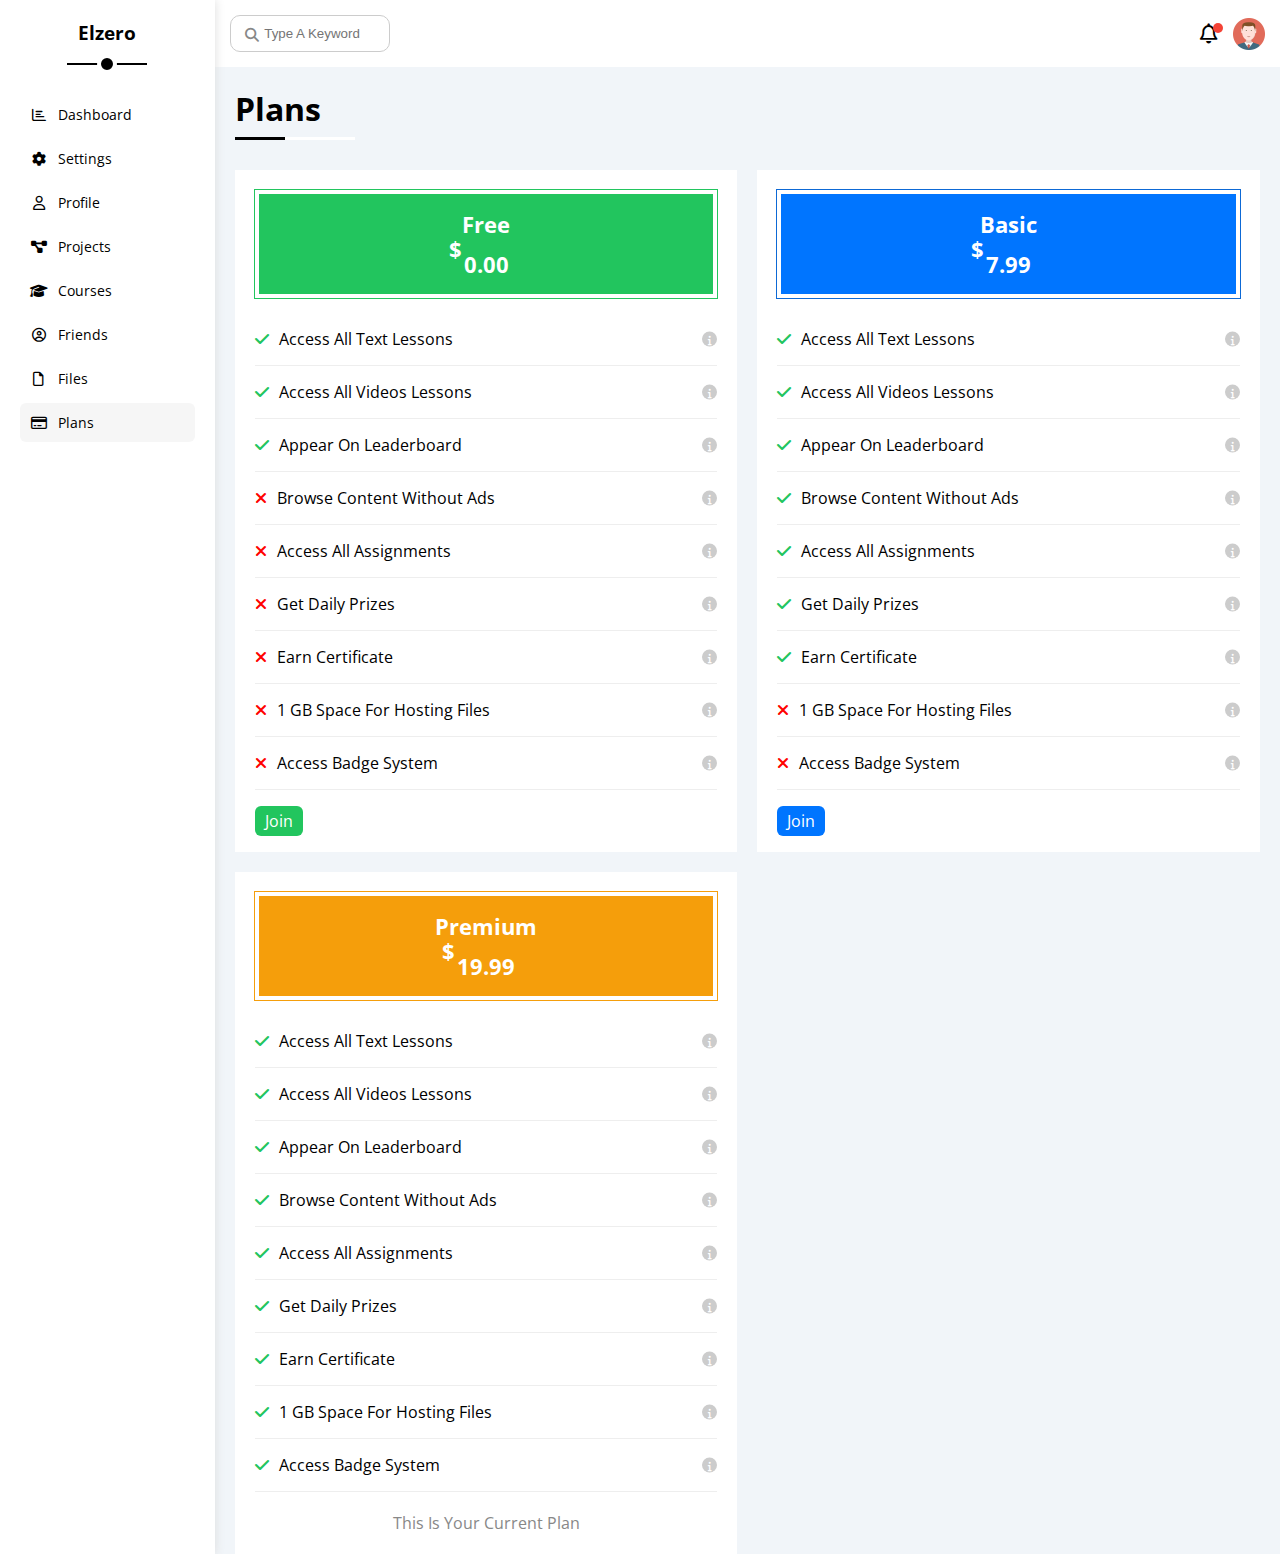
<file: plans.html>
<!DOCTYPE html>
<html lang="en">
<head>
    <meta charset="UTF-8">
    <meta http-equiv="X-UA-Compatible" content="IE=edge">
    <meta name="viewport" content="width=device-width, initial-scale=1.0">
    <link rel="stylesheet" href="https://cdnjs.cloudflare.com/ajax/libs/font-awesome/6.1.2/css/all.min.css">
    <link rel="stylesheet" href="css/framwork.css">
    <link rel="stylesheet" href="css/master.css">
    <link rel="preconnect" href="https://fonts.googleapis.com">
    <link rel="preconnect" href="https://fonts.gstatic.com" crossorigin>
    <link href="https://fonts.googleapis.com/css2?family=Open+Sans:wght@400;500;600;700&display=swap" rel="stylesheet">
    <title>Plans</title>
</head>
<body>
    <div class=" page d-flex">
        <div class="sidebar bg-white p-20 p-relative">
                <h3 class="p-relative txt-c mt-0">Elzero</h3>
                <ul>
                <li>
                <a class=" d-flex align-center fs-14 c-black rad-6 p-10" href="index.html">
                    <i class="fa-regular fa-chart-bar fa-fw"></i>
                    <span class="hide-mobile">Dashboard</span>
                </a>
                </li>
                <li>
                <a class=" d-flex align-center fs-14 c-black rad-6 p-10" href="settings.html">
                    <i class="fa-solid fa-gear fa-fw"></i>
                    <span class="hide-mobile">Settings</span>
                </a>
                </li>
                <li>
                <a class="d-flex align-center fs-14 c-black rad-6 p-10" href="profile.html">
                    <i class="fa-regular fa-user fa-fw"></i>
                    <span class="hide-mobile">Profile</span>
                </a>
                </li>
                <li>
                <a class="  d-flex align-center fs-14 c-black rad-6 p-10" href="projects.html">
                    <i class="fa-solid fa-diagram-project fa-fw"></i>
                    <span class="hide-mobile">Projects</span>
                </a>
                </li>
                <li>
                <a class=" d-flex align-center fs-14 c-black rad-6 p-10" href="courses.html">
                    <i class="fa-solid fa-graduation-cap fa-fw"></i>
                    <span class="hide-mobile">Courses</span>
                </a>
                </li>
                <li>
                <a class="d-flex align-center fs-14 c-black rad-6 p-10" href="friends.html">
                    <i class="fa-regular fa-circle-user fa-fw"></i>
                    <span class="hide-mobile">Friends</span>
                </a>
                </li>
                <li>
                <a class="d-flex align-center fs-14 c-black rad-6 p-10" href="files.html">
                    <i class="fa-regular fa-file fa-fw"></i>
                    <span class="hide-mobile">Files</span>
                </a>
                </li>
                <li>
                <a class="active d-flex align-center fs-14 c-black rad-6 p-10" href="plans.html">
                    <i class="fa-regular fa-credit-card fa-fw"></i>
                    <span class="hide-mobile">Plans</span>
                </a>
                </li>
                </ul>
        </div>
        <div class="content w-full">
            <div class="header between-flex w-full p-15 bg-white">
                <div class="search p-relative">
                    <input class=" p-10 rad-10 border-ccc " type="search" placeholder=" type a keyword">
                </div>
                <div class="icons d-flex align-center ">
                    <span class="notification p-relative">
                        <i class="fa-regular fa-bell fa-lg   "></i>
                    </span>
                    <img src="imgs/avatar.png" alt="">
                </div>
            </div>
            <h1 class="p-relative m-20">Plans</h1>
            <div class="plans-page ">
				<div class="plan p-20 bg-white free ">
					<div class="head txt-c bg-green p-15 mb-15 ">
						<div class="c-white fw-bold mb-10">free</div>
						<span class="d-block c-white fw-bold p-relative">0.00</span>
					</div>
					<ul>
						<li class="active">Access All Text Lessons</li>
						<li class="active">Access All Videos Lessons</li>
						<li class="active">Appear On Leaderboard</li>
						<li>Browse Content Without Ads</li>
						<li>Access All Assignments</li>
						<li>Get Daily Prizes</li>
						<li>Earn Certificate</li>
						<li>1 GB Space For Hosting Files</li>
						<li>Access Badge System</li>
					</ul>
					<a href="" class="btn-shape bg-green c-white">join</a>
				</div>
				<div class="plan p-20 bg-white basic ">
					<div class="head txt-c bg-blue p-15 mb-15 ">
						<div class="c-white fw-bold mb-10">basic</div>
						<span class="d-block c-white fw-bold p-relative w-fit">7.99</span>
					</div>
					<ul >
						<li class="active">Access All Text Lessons</li>
						<li class="active">Access All Videos Lessons</li>
						<li class="active">Appear On Leaderboard</li>
						<li class="active">Browse Content Without Ads</li>
						<li class="active">Access All Assignments</li>
						<li class="active">Get Daily Prizes</li>
						<li class="active">Earn Certificate</li>
						<li>1 GB Space For Hosting Files</li>
						<li>Access Badge System</li>
					</ul>
					<a href="" class="btn-shape bg-blue c-white">join</a>
				</div>
				<div class="plan p-20 bg-white premium ">
					<div class="head txt-c bg-orange p-15 mb-15 ">
						<div class="c-white fw-bold mb-10">premium</div>
						<span class="d-block c-white fw-bold p-relative">19.99</span>
					</div>
					<ul>
						<li class="active">Access All Text Lessons</li>
						<li class="active">Access All Videos Lessons</li>
						<li class="active">Appear On Leaderboard</li>
						<li class="active">Browse Content Without Ads</li>
						<li class="active">Access All Assignments</li>
						<li class="active">Get Daily Prizes</li>
						<li class="active">Earn Certificate</li>
						<li class="active">1 GB Space For Hosting Files</li>
						<li class="active">Access Badge System</li>
					</ul>
					<div class="c-grey txt-c">this is your current plan</div>
				</div>
			</div>
            </div>
            
        </div>
    </div>
</body>
</file>
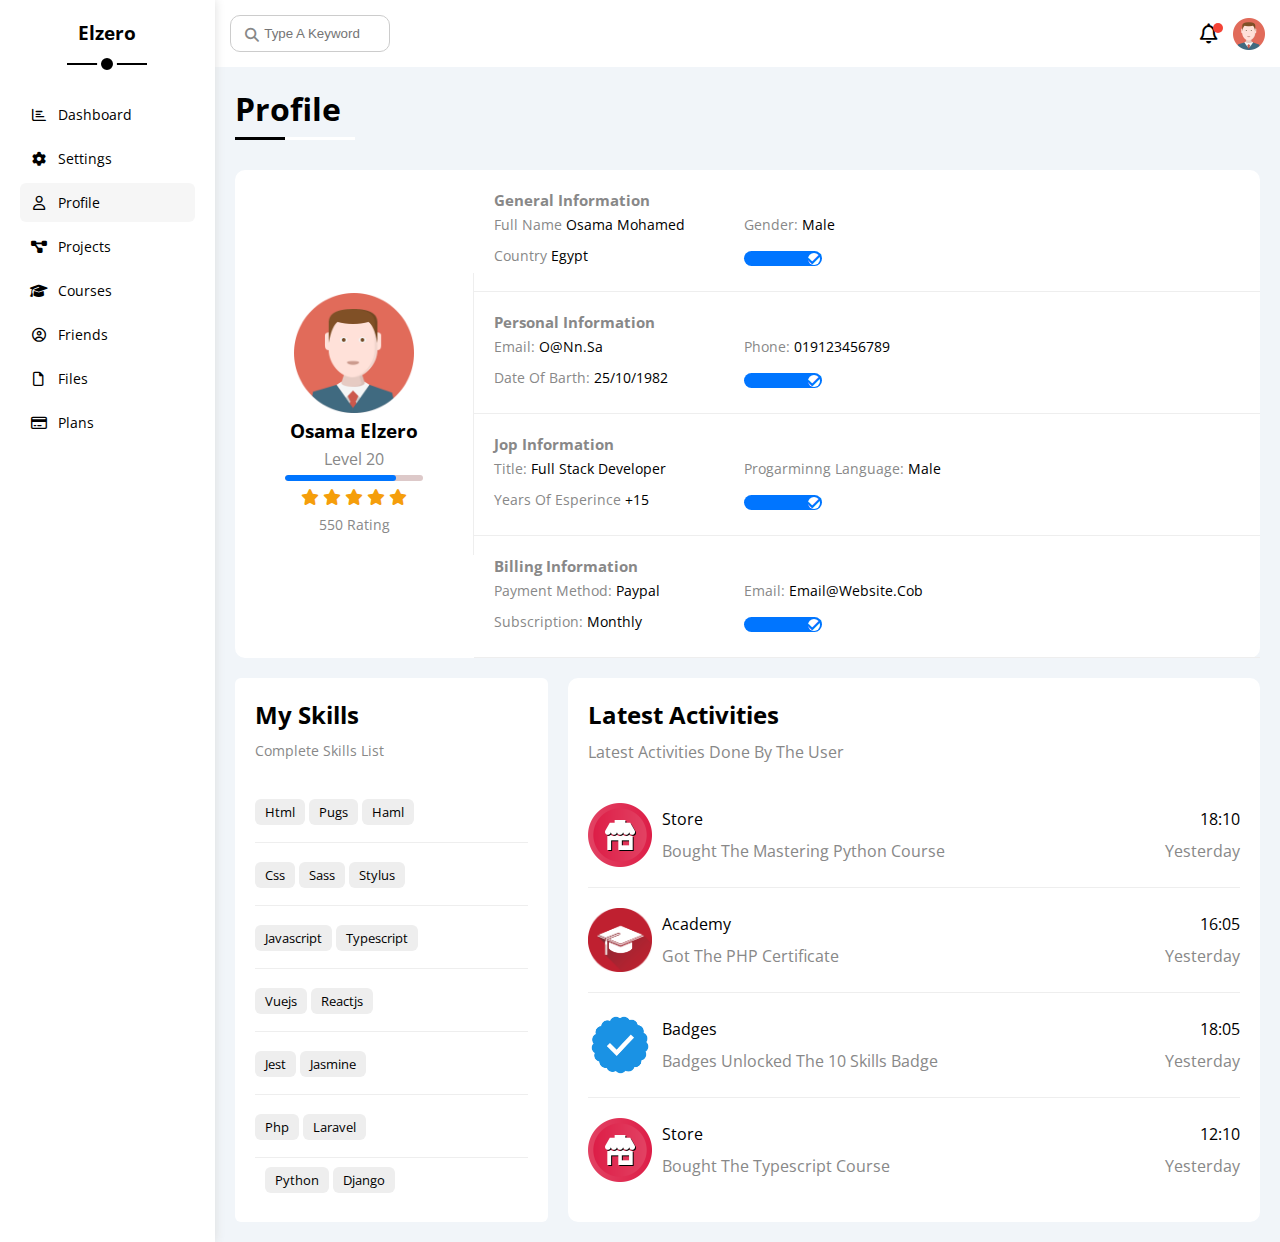
<file: profile.html>
<!DOCTYPE html>
<html lang="en">
<head>
    <meta charset="UTF-8">
    <meta http-equiv="X-UA-Compatible" content="IE=edge">
    <meta name="viewport" content="width=device-width, initial-scale=1.0">
    <link rel="stylesheet" href="https://cdnjs.cloudflare.com/ajax/libs/font-awesome/6.1.2/css/all.min.css">
    <link rel="stylesheet" href="css/framwork.css">
    <link rel="stylesheet" href="css/master.css">
    <link rel="preconnect" href="https://fonts.googleapis.com">
    <link rel="preconnect" href="https://fonts.gstatic.com" crossorigin>
    <link href="https://fonts.googleapis.com/css2?family=Open+Sans:wght@400;500;600;700&display=swap" rel="stylesheet">
    <title>profile</title>
</head>
<body>
    <div class=" page d-flex">
        <div class="sidebar bg-white p-20 p-relative">
                <h3 class="p-relative txt-c mt-0">Elzero</h3>
                <ul>
                <li>
                <a class=" d-flex align-center fs-14 c-black rad-6 p-10" href="index.html">
                    <i class="fa-regular fa-chart-bar fa-fw"></i>
                    <span class="hide-mobile">Dashboard</span>
                </a>
                </li>
                <li>
                <a class=" d-flex align-center fs-14 c-black rad-6 p-10" href="settings.html">
                    <i class="fa-solid fa-gear fa-fw"></i>
                    <span class="hide-mobile">Settings</span>
                </a>
                </li>
                <li>
                <a class=" active d-flex align-center fs-14 c-black rad-6 p-10" href="profile.html">
                    <i class="fa-regular fa-user fa-fw"></i>
                    <span class="hide-mobile">Profile</span>
                </a>
                </li>
                <li>
                <a class="d-flex align-center fs-14 c-black rad-6 p-10" href="projects.html">
                    <i class="fa-solid fa-diagram-project fa-fw"></i>
                    <span class="hide-mobile">Projects</span>
                </a>
                </li>
                <li>
                <a class="d-flex align-center fs-14 c-black rad-6 p-10" href="courses.html">
                    <i class="fa-solid fa-graduation-cap fa-fw"></i>
                    <span class="hide-mobile">Courses</span>
                </a>
                </li>
                <li>
                <a class="d-flex align-center fs-14 c-black rad-6 p-10" href="friends.html">
                    <i class="fa-regular fa-circle-user fa-fw"></i>
                    <span class="hide-mobile">Friends</span>
                </a>
                </li>
                <li>
                <a class="d-flex align-center fs-14 c-black rad-6 p-10" href="files.html">
                    <i class="fa-regular fa-file fa-fw"></i>
                    <span class="hide-mobile">Files</span>
                </a>
                </li>
                <li>
                <a class="d-flex align-center fs-14 c-black rad-6 p-10" href="plans.html">
                    <i class="fa-regular fa-credit-card fa-fw"></i>
                    <span class="hide-mobile">Plans</span>
                </a>
                </li>
                </ul>
        </div>
        <div class="content w-full">
            <div class="header between-flex w-full p-15 bg-white">
                <div class="search p-relative">
                    <input class=" p-10 rad-10 border-ccc " type="search" placeholder=" type a keyword">
                </div>
                <div class="icons d-flex align-center ">
                    <span class="notification p-relative">
                        <i class="fa-regular fa-bell fa-lg   "></i>
                    </span>
                    <img src="imgs/avatar.png" alt="">
                </div>
            </div>
            <h1 class="p-relative m-20">profile</h1>
            <div class="profile-page m-20 ">
                <div class="overview bg-white txt-c-mobile rad-10 d-flex align-center mb-20">
                    <div class="avatar-box txt-c p-20 ">
                        <img src="imgs/avatar.png" alt="">
                        <h3>osama elzero</h3>
                        <p class="c-grey d-block mt-5 mb-5">Level 20</p>
                        <div class=" level p-relative rad-6">
                            <span class="bg-blue rad-6 d-block" style="width: 80%;"></span>
                        </div>
                        <div class="rating-box mb-5">
                            <i class="fa-solid fa-star c-orange"></i>
                            <i class="fa-solid fa-star c-orange"></i>
                            <i class="fa-solid fa-star c-orange"></i>
                            <i class="fa-solid fa-star c-orange"></i>
                            <i class="fa-solid fa-star c-orange"></i>
                        </div>
                        <span class="rating c-grey fs-14">550 rating</span>
                    </div>
                    <div class="info-box w-full txt-c-mobile">
                        <div class="box-row d-flex f-wrap align-center ">
                            <h4 class="c-grey fs-15 w-full">General Information</h4>
                            <div class="fs-14">
                                <span class="c-grey">full name</span>
                                <span>osama mohamed</span>
                            </div>
                            <div class="fs-14">
                                <span class="c-grey">gender:</span>
                                <span>male</span>
                            </div>
                            <div class="fs-14">
                                <span class="c-grey">country</span>
                                <span>egypt</span>
                            </div>
                            <div>
                                <label>
                                    <input class="toggle-checkbox" type="checkbox" checked /> 
                                    <div class="toggle-switch"></div>
                                </label>
                            </div>
                        </div>
                        <div class="box-row d-flex f-wrap align-center ">
                            <h4 class="c-grey fs-15 w-full">personal Information</h4>
                            <div class="fs-14">
                                <span class="c-grey">email:</span>
                                <span>o@nn.sa</span>
                            </div>
                            <div class="fs-14">
                                <span class="c-grey">phone:</span>
                                <span>019123456789</span>
                            </div>
                            <div class="fs-14">
                                <span class="c-grey">date of barth:</span>
                                <span>25/10/1982</span>
                            </div>
                            <div>
                                <label>
                                    <input class="toggle-checkbox" type="checkbox" checked /> 
                                    <div class="toggle-switch"></div>
                                </label>
                            </div>
                        </div>
                        <div class="box-row d-flex f-wrap align-center ">
                            <h4 class="c-grey fs-15 w-full">jop Information</h4>
                            <div class="fs-14">
                                <span class="c-grey">title:</span>
                                <span>full stack developer</span>
                            </div>
                            <div class="fs-14">
                                <span class="c-grey">progarminng language:</span>
                                <span>male</span>
                            </div>
                            <div class="fs-14">
                                <span class="c-grey">years of esperince</span>
                                <span>+15</span>
                            </div>
                            <div>
                                <label>
                                    <input class="toggle-checkbox" type="checkbox" checked /> 
                                    <div class="toggle-switch"></div>
                                </label>
                            </div>
                        </div>
                        <div class="box-row d-flex f-wrap align-center ">
                            <h4 class="c-grey fs-15 w-full">billing Information</h4>
                            <div class="fs-14">
                                <span class="c-grey">payment method:</span>
                                <span>paypal</span>
                            </div>
                            <div class="fs-14">
                                <span class="c-grey">email:</span>
                                <span>email@website.cob</span>
                            </div>
                            <div class="fs-14">
                                <span class="c-grey">Subscription: </span>
                                <span>monthly</span>
                            </div>
                            <div>
                                <label>
                                    <input class="toggle-checkbox" type="checkbox" checked /> 
                                    <div class="toggle-switch"></div>
                                </label>
                            </div>
                        </div>
                    </div>
                </div>
                <div class="other-data d-flex gap-20">
                    <div class="myskills txt-c-mobile bg-white p-20 rad-6">
                        <h2 class="mb-10">my skills</h2>
                        <p class="mb-20 c-grey fs-14">Complete Skills List</p>
                        <div class="sklls p-10">
                            <span class="btn-shape fs-13 bg-eee">html</span>
                            <span class="btn-shape fs-13 bg-eee">pugs</span>
                            <span class="btn-shape fs-13 bg-eee">haml</span>
                        </div>
                        <div class="sklls p-10">
                            <span class="btn-shape fs-13 bg-eee">css</span>
                            <span class="btn-shape fs-13 bg-eee">sass</span>
                            <span class="btn-shape fs-13 bg-eee">stylus</span>
                        </div>
                        <div class="sklls p-10">
                            <span class="btn-shape fs-13 bg-eee">javascript</span>
                            <span class="btn-shape fs-13 bg-eee">typescript</span>
                        </div>
                        <div class="sklls p-10">
                            <span class="btn-shape fs-13 bg-eee">vuejs</span>
                            <span class="btn-shape fs-13 bg-eee">reactjs</span>
                        </div>
                        <div class="sklls p-10">
                            <span class="btn-shape fs-13 bg-eee">jest</span>
                            <span class="btn-shape fs-13 bg-eee">jasmine</span>
                        </div>
                        <div class="sklls p-10">
                            <span class="btn-shape fs-13 bg-eee">php</span>
                            <span class="btn-shape fs-13 bg-eee">laravel</span>
                        </div>
                        <div class="sklls p-10">
                            <span class="btn-shape fs-13 bg-eee">python</span>
                            <span class="btn-shape fs-13 bg-eee">django</span>
                        </div>
                    
                    </div>
                    <div class="actives bg-white p-20 rad-10 " >
                        <h2 class="mb-10">latest activities</h2>
                        <p class="mb-20 c-grey">Latest Activities Done By The User</p>
                        <div class="active d-flex align-center pt-20 pb-20">
                            <img src="imgs/activity-01.png" alt="">
                            <div class="name">
                                <span class="d-block mb-10">store</span>
                                <span class="c-grey">Bought The Mastering Python Course</span>
                            </div>
                            <div class="time">
                                <span class="d-block mb-10">18:10</span>
                                <span class="c-grey">yesterday</span>
                            </div>
                        </div>
                        <div class="active d-flex align-center pt-20 pb-20">
                            <img src="imgs/activity-02.png" alt="">
                            <div class="name">
                                <span class="d-block mb-10">academy</span>
                                <span class="c-grey">Got The PHP Certificate</span>
                            </div>
                            <div class="time">
                                <span class="d-block mb-10">16:05</span>
                                <span class="c-grey">yesterday</span>
                            </div>
                        </div>
                        <div class="active d-flex  align-center pt-20 pb-20">
                            <img src="imgs/activity-03.png" alt="">
                            <div class="name">
                                <span class="d-block mb-10">Badges</span>
                                <span class="c-grey">Badges
                                    Unlocked The 10 Skills Badge</span>
                            </div>
                            <div class="time">
                                <span class="d-block mb-10">18:05</span>
                                <span class="c-grey">yesterday</span>
                            </div>
                        </div>
                        <div class="active d-flex align-center pt-20 pb-20">
                            <img src="imgs/activity-01.png" alt="">
                            <div class="name">
                                <span class="d-block mb-10">store</span>
                                <span class="c-grey">Bought The Typescript Course</span>
                            </div>
                            <div class="time">
                                <span class="d-block mb-10">12:10</span>
                                <span class="c-grey">yesterday</span>
                            </div>
                        </div>
                    </div>
                </div>
            </div>
        </div>
    </div>
</body>
</file>
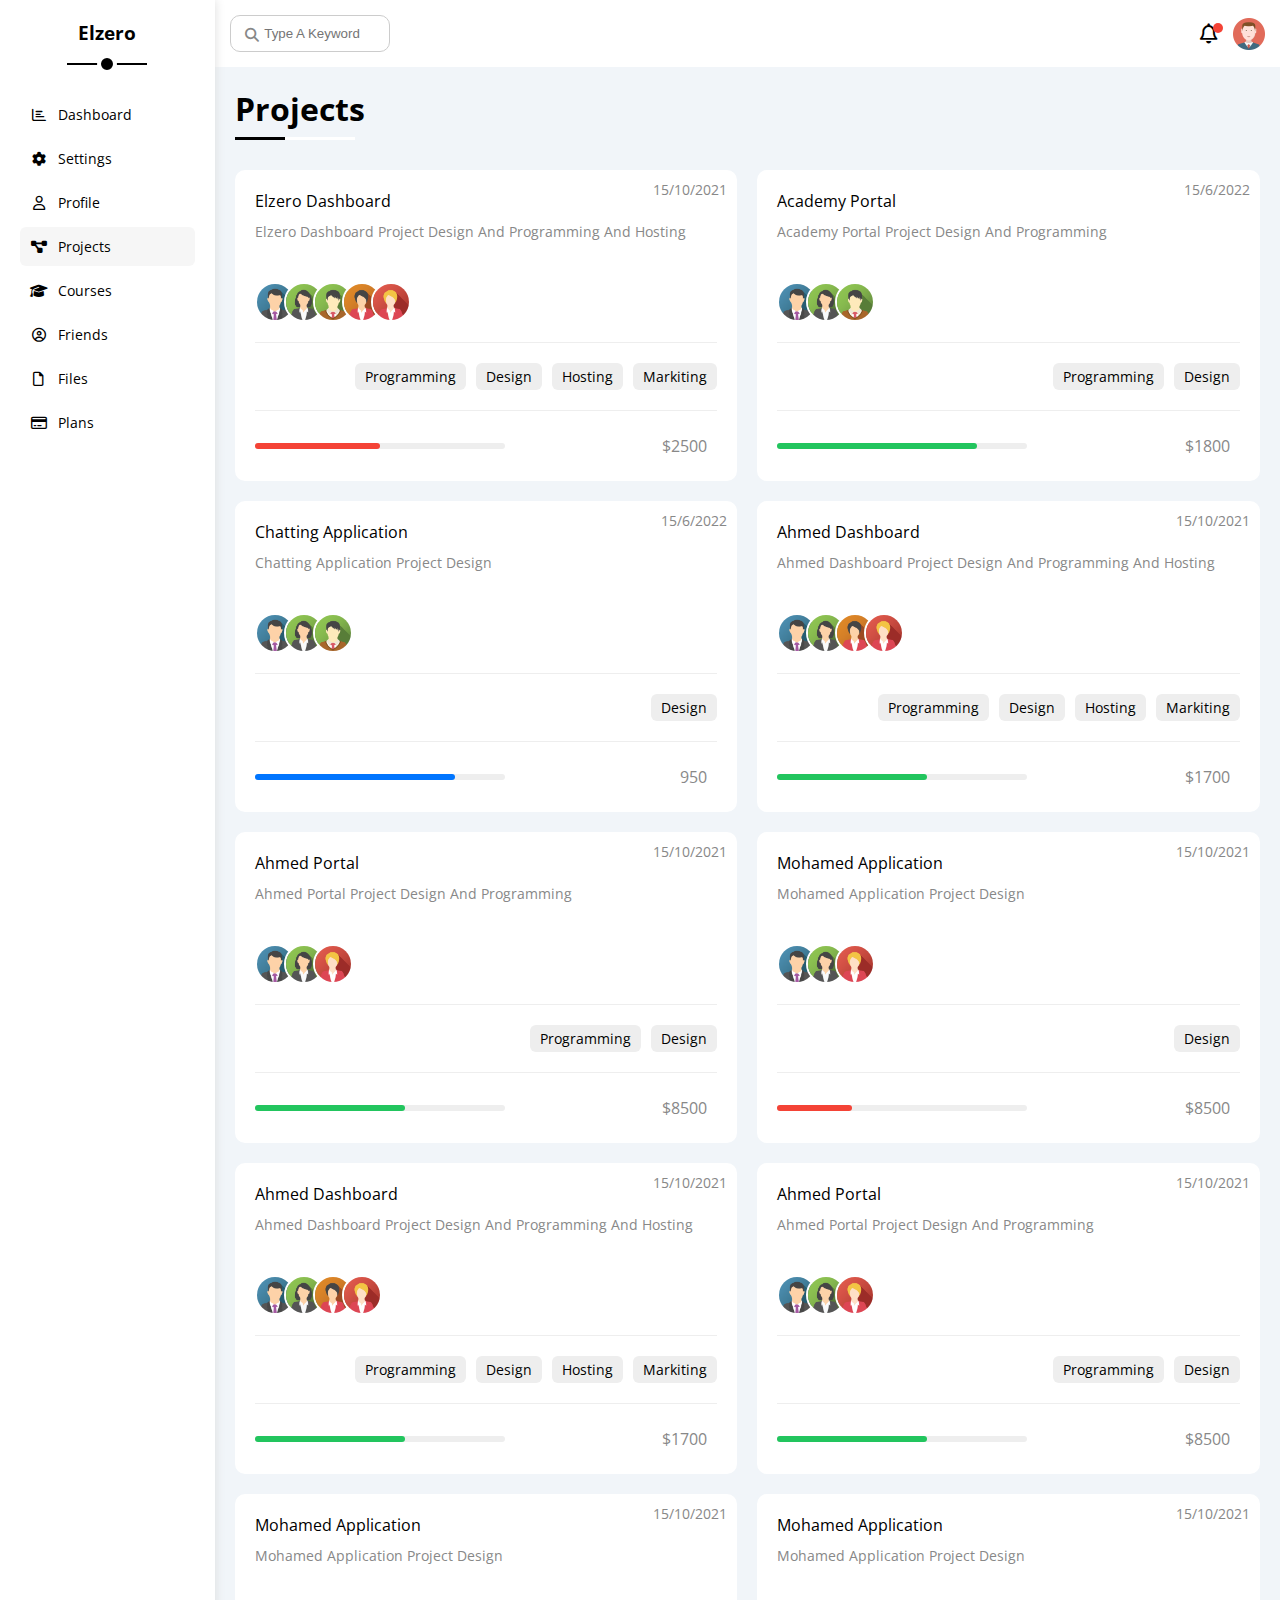
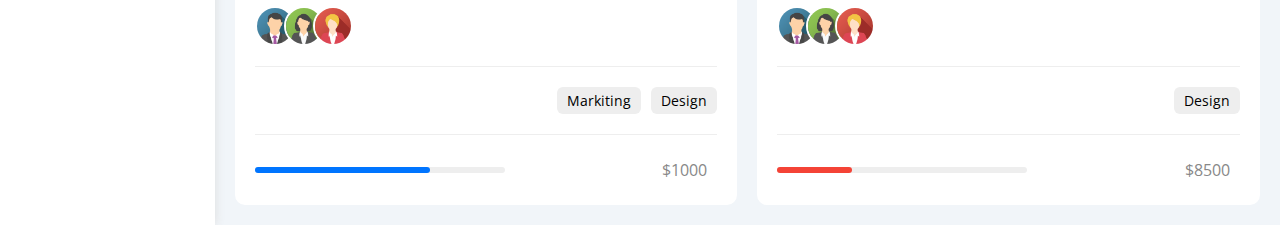
<file: projects.html>
<!DOCTYPE html>
<html lang="en">
<head>
    <meta charset="UTF-8">
    <meta http-equiv="X-UA-Compatible" content="IE=edge">
    <meta name="viewport" content="width=device-width, initial-scale=1.0">
    <link rel="stylesheet" href="https://cdnjs.cloudflare.com/ajax/libs/font-awesome/6.1.2/css/all.min.css">
    <link rel="stylesheet" href="css/framwork.css">
    <link rel="stylesheet" href="css/master.css">
    <link rel="preconnect" href="https://fonts.googleapis.com">
    <link rel="preconnect" href="https://fonts.gstatic.com" crossorigin>
    <link href="https://fonts.googleapis.com/css2?family=Open+Sans:wght@400;500;600;700&display=swap" rel="stylesheet">
    <title>projects</title>
</head>
<body>
    <div class=" page d-flex">
        <div class="sidebar bg-white p-20 p-relative">
                <h3 class="p-relative txt-c mt-0">Elzero</h3>
                <ul>
                <li>
                <a class=" d-flex align-center fs-14 c-black rad-6 p-10" href="index.html">
                    <i class="fa-regular fa-chart-bar fa-fw"></i>
                    <span class="hide-mobile">Dashboard</span>
                </a>
                </li>
                <li>
                <a class=" d-flex align-center fs-14 c-black rad-6 p-10" href="settings.html">
                    <i class="fa-solid fa-gear fa-fw"></i>
                    <span class="hide-mobile">Settings</span>
                </a>
                </li>
                <li>
                <a class="d-flex align-center fs-14 c-black rad-6 p-10" href="profile.html">
                    <i class="fa-regular fa-user fa-fw"></i>
                    <span class="hide-mobile">Profile</span>
                </a>
                </li>
                <li>
                <a class=" active d-flex align-center fs-14 c-black rad-6 p-10" href="projects.html">
                    <i class="fa-solid fa-diagram-project fa-fw"></i>
                    <span class="hide-mobile">Projects</span>
                </a>
                </li>
                <li>
                <a class="d-flex align-center fs-14 c-black rad-6 p-10" href="courses.html">
                    <i class="fa-solid fa-graduation-cap fa-fw"></i>
                    <span class="hide-mobile">Courses</span>
                </a>
                </li>
                <li>
                <a class="d-flex align-center fs-14 c-black rad-6 p-10" href="friends.html">
                    <i class="fa-regular fa-circle-user fa-fw"></i>
                    <span class="hide-mobile">Friends</span>
                </a>
                </li>
                <li>
                <a class="d-flex align-center fs-14 c-black rad-6 p-10" href="files.html">
                    <i class="fa-regular fa-file fa-fw"></i>
                    <span class="hide-mobile">Files</span>
                </a>
                </li>
                <li>
                <a class="d-flex align-center fs-14 c-black rad-6 p-10" href="plans.html">
                    <i class="fa-regular fa-credit-card fa-fw"></i>
                    <span class="hide-mobile">Plans</span>
                </a>
                </li>
                </ul>
        </div>
        <div class="content w-full">
            <div class="header between-flex w-full p-15 bg-white">
                <div class="search p-relative">
                    <input class=" p-10 rad-10 border-ccc " type="search" placeholder=" type a keyword">
                </div>
                <div class="icons d-flex align-center ">
                    <span class="notification p-relative">
                        <i class="fa-regular fa-bell fa-lg   "></i>
                    </span>
                    <img src="imgs/avatar.png" alt="">
                </div>
            </div>
            <h1 class="p-relative m-20">projects</h1>
            <div class="projects-page m-20 gap-20 ">
                <div class="project bg-white p-20 rad-10 p-relative">
                    <span class="time c-grey fs-14">15/10/2021</span>
                    <h4 class="mb-10">Elzero Dashboard</h4>
                    <p class="c-grey mb-20">Elzero Dashboard Project Design And Programming And Hosting</p>
                    <div class="team pb-15 ">
                        <img src="imgs/team-01.png" class="p-relative rad-half">
                        <img src="imgs/team-02.png" class="p-relative rad-half">
                        <img src="imgs/team-03.png" class="p-relative rad-half">
                        <img src="imgs/team-04.png" class="p-relative rad-half">
                        <img src="imgs/team-05.png" class="p-relative rad-half">
                    </div>
                    <div class="kind pt-20 pb-20 d-flex gap-10 f-wrap ">
                        <span class="btn-shape bg-eee fs-14 w-fit">Programming</span>
                        <span class="btn-shape bg-eee fs-14 w-fit">Design</span>
                        <span class="btn-shape bg-eee fs-14 w-fit">Hosting</span>
                        <span class="btn-shape bg-eee fs-14 w-fit">markiting</span>
                    </div>
                    <div class="stat pt-20 between-flex ">
                        <div class="progress p-relative bg-eee">
                            <span style="width: 50%;" class="bg-red"></span>
                        </div>
                        <span class="btn-shape c-grey">$2500</span>
                    </div>
                </div>
                <div class="project bg-white p-20 rad-10 p-relative">
                    <span class="time c-grey fs-14">15/6/2022</span>
                    <h4 class="mb-10">Academy Portal</h4>
                    <p class="c-grey mb-20">Academy Portal Project Design And Programming</p>
                    <div class="team pb-15 ">
                        <img src="imgs/team-01.png" class="p-relative rad-half">
                        <img src="imgs/team-02.png" class="p-relative rad-half">
                        <img src="imgs/team-03.png" class="p-relative rad-half">
                    </div>
                    <div class="kind pt-20 pb-20 d-flex gap-10 f-wrap ">
                        <span class="btn-shape bg-eee fs-14 w-fit">Programming</span>
                        <span class="btn-shape bg-eee fs-14 w-fit">Design</span>
                    </div>
                    <div class="stat pt-20 between-flex ">
                        <div class="progress p-relative bg-eee">
                            <span style="width: 80%;" class="bg-green"></span>
                        </div>
                        <span class="btn-shape c-grey">$1800</span>
                    </div>
                </div>
                <div class="project bg-white p-20 rad-10 p-relative">
                    <span class="time c-grey fs-14">15/6/2022</span>
                    <h4 class="mb-10">Chatting Application</h4>
                    <p class="c-grey mb-20">Chatting Application Project Design</p>
                    <div class="team pb-15 ">
                        <img src="imgs/team-01.png" class="p-relative rad-half">
                        <img src="imgs/team-02.png" class="p-relative rad-half">
                        <img src="imgs/team-03.png" class="p-relative rad-half">
                    </div>
                    <div class="kind pt-20 pb-20 d-flex gap-10 f-wrap ">
                        <span class="btn-shape bg-eee fs-14 w-fit">Design</span>
                    </div>
                    <div class="stat pt-20 between-flex ">
                        <div class="progress p-relative bg-eee">
                            <span style="width: 80%;" class="bg-blue"></span>
                        </div>
                        <span class="btn-shape c-grey">950</span>
                    </div>
                </div>
                <div class="project bg-white p-20 rad-10 p-relative">
                    <span class="time c-grey fs-14">15/10/2021</span>
                    <h4 class="mb-10">Ahmed Dashboard</h4>
                    <p class="c-grey mb-20">Ahmed Dashboard Project Design And Programming And Hosting</p>
                    <div class="team pb-15 ">
                        <img src="imgs/team-01.png" class="p-relative rad-half">
                        <img src="imgs/team-02.png" class="p-relative rad-half">
                        <img src="imgs/team-04.png" class="p-relative rad-half">
                        <img src="imgs/team-05.png" class="p-relative rad-half">
                    </div>
                    <div class="kind pt-20 pb-20 d-flex gap-10 f-wrap ">
                        <span class="btn-shape bg-eee fs-14 w-fit">Programming</span>
                        <span class="btn-shape bg-eee fs-14 w-fit">Design</span>
                        <span class="btn-shape bg-eee fs-14 w-fit">Hosting</span>
                        <span class="btn-shape bg-eee fs-14 w-fit">markiting</span>
                    </div>
                    <div class="stat pt-20 between-flex ">
                        <div class="progress p-relative bg-eee">
                            <span style="width: 60%;" class="bg-green"></span>
                        </div>
                        <span class="btn-shape c-grey">$1700</span>
                    </div>
                </div>
                <div class="project bg-white p-20 rad-10 p-relative">
                    <span class="time c-grey fs-14">15/10/2021</span>
                    <h4 class="mb-10">Ahmed Portal</h4>
                    <p class="c-grey mb-20">Ahmed Portal Project Design And Programming</p>
                    <div class="team pb-15 ">
                        <img src="imgs/team-01.png" class="p-relative rad-half">
                        <img src="imgs/team-02.png" class="p-relative rad-half">
                        <img src="imgs/team-05.png" class="p-relative rad-half">
                    </div>
                    <div class="kind pt-20 pb-20 d-flex gap-10 f-wrap ">
                        <span class="btn-shape bg-eee fs-14 w-fit">Programming</span>
                        <span class="btn-shape bg-eee fs-14 w-fit">Design</span>
                    </div>
                    <div class="stat pt-20 between-flex ">
                        <div class="progress p-relative bg-eee">
                            <span style="width: 60%;" class="bg-green"></span>
                        </div>
                        <span class="btn-shape c-grey">$8500</span>
                    </div>
                </div>
                <div class="project bg-white p-20 rad-10 p-relative">
                    <span class="time c-grey fs-14">15/10/2021</span>
                    <h4 class="mb-10">mohamed application</h4>
                    <p class="c-grey mb-20">Mohamed Application Project Design</p>
                    <div class="team pb-15 ">
                        <img src="imgs/team-01.png" class="p-relative rad-half">
                        <img src="imgs/team-02.png" class="p-relative rad-half">
                        <img src="imgs/team-05.png" class="p-relative rad-half">
                    </div>
                    <div class="kind pt-20 pb-20 d-flex gap-10 f-wrap ">
                        <span class="btn-shape bg-eee fs-14 w-fit">Design</span>
                    </div>
                    <div class="stat pt-20 between-flex ">
                        <div class="progress p-relative bg-eee">
                            <span style="width: 30%;" class="bg-red"></span>
                        </div>
                        <span class="btn-shape c-grey">$8500</span>
                    </div>
                </div>
                <div class="project bg-white p-20 rad-10 p-relative">
                    <span class="time c-grey fs-14">15/10/2021</span>
                    <h4 class="mb-10">Ahmed Dashboard</h4>
                    <p class="c-grey mb-20">Ahmed Dashboard Project Design And Programming And Hosting</p>
                    <div class="team pb-15 ">
                        <img src="imgs/team-01.png" class="p-relative rad-half">
                        <img src="imgs/team-02.png" class="p-relative rad-half">
                        <img src="imgs/team-04.png" class="p-relative rad-half">
                        <img src="imgs/team-05.png" class="p-relative rad-half">
                    </div>
                    <div class="kind pt-20 pb-20 d-flex gap-10 f-wrap ">
                        <span class="btn-shape bg-eee fs-14 w-fit">Programming</span>
                        <span class="btn-shape bg-eee fs-14 w-fit">Design</span>
                        <span class="btn-shape bg-eee fs-14 w-fit">Hosting</span>
                        <span class="btn-shape bg-eee fs-14 w-fit">markiting</span>
                    </div>
                    <div class="stat pt-20 between-flex ">
                        <div class="progress p-relative bg-eee">
                            <span style="width: 60%;" class="bg-green"></span>
                        </div>
                        <span class="btn-shape c-grey">$1700</span>
                    </div>
                </div>
                <div class="project bg-white p-20 rad-10 p-relative">
                    <span class="time c-grey fs-14">15/10/2021</span>
                    <h4 class="mb-10">Ahmed Portal</h4>
                    <p class="c-grey mb-20">Ahmed Portal Project Design And Programming</p>
                    <div class="team pb-15 ">
                        <img src="imgs/team-01.png" class="p-relative rad-half">
                        <img src="imgs/team-02.png" class="p-relative rad-half">
                        <img src="imgs/team-05.png" class="p-relative rad-half">
                    </div>
                    <div class="kind pt-20 pb-20 d-flex gap-10 f-wrap ">
                        <span class="btn-shape bg-eee fs-14 w-fit">Programming</span>
                        <span class="btn-shape bg-eee fs-14 w-fit">Design</span>
                    </div>
                    <div class="stat pt-20 between-flex ">
                        <div class="progress p-relative bg-eee">
                            <span style="width: 60%;" class="bg-green"></span>
                        </div>
                        <span class="btn-shape c-grey">$8500</span>
                    </div>
                </div>

                <div class="project bg-white p-20 rad-10 p-relative">
                    <span class="time c-grey fs-14">15/10/2021</span>
                    <h4 class="mb-10">mohamed application</h4>
                    <p class="c-grey mb-20">Mohamed Application Project Design</p>
                    <div class="team pb-15 ">
                        <img src="imgs/team-01.png" class="p-relative rad-half">
                        <img src="imgs/team-02.png" class="p-relative rad-half">
                        <img src="imgs/team-05.png" class="p-relative rad-half">
                    </div>
                    <div class="kind pt-20 pb-20 d-flex gap-10 f-wrap ">
                        <span class="btn-shape bg-eee fs-14 w-fit">markiting</span>
                        <span class="btn-shape bg-eee fs-14 w-fit">Design</span>
                    </div>
                    <div class="stat pt-20 between-flex ">
                        <div class="progress p-relative bg-eee">
                            <span style="width: 70%;" class="bg-blue"></span>
                        </div>
                        <span class="btn-shape c-grey">$1000</span>
                    </div>
                </div>

                
                <div class="project bg-white p-20 rad-10 p-relative">
                    <span class="time c-grey fs-14">15/10/2021</span>
                    <h4 class="mb-10">mohamed application</h4>
                    <p class="c-grey mb-20">Mohamed Application Project Design</p>
                    <div class="team pb-15 ">
                        <img src="imgs/team-01.png" class="p-relative rad-half">
                        <img src="imgs/team-02.png" class="p-relative rad-half">
                        <img src="imgs/team-05.png" class="p-relative rad-half">
                    </div>
                    <div class="kind pt-20 pb-20 d-flex gap-10 f-wrap ">
                        <span class="btn-shape bg-eee fs-14 w-fit">Design</span>
                    </div>
                    <div class="stat pt-20 between-flex ">
                        <div class="progress p-relative bg-eee">
                            <span style="width: 30%;" class="bg-red"></span>
                        </div>
                        <span class="btn-shape c-grey">$8500</span>
                    </div>
                </div>
    
            </div>
            </div>
            
        </div>
    </div>
</body>
</file>
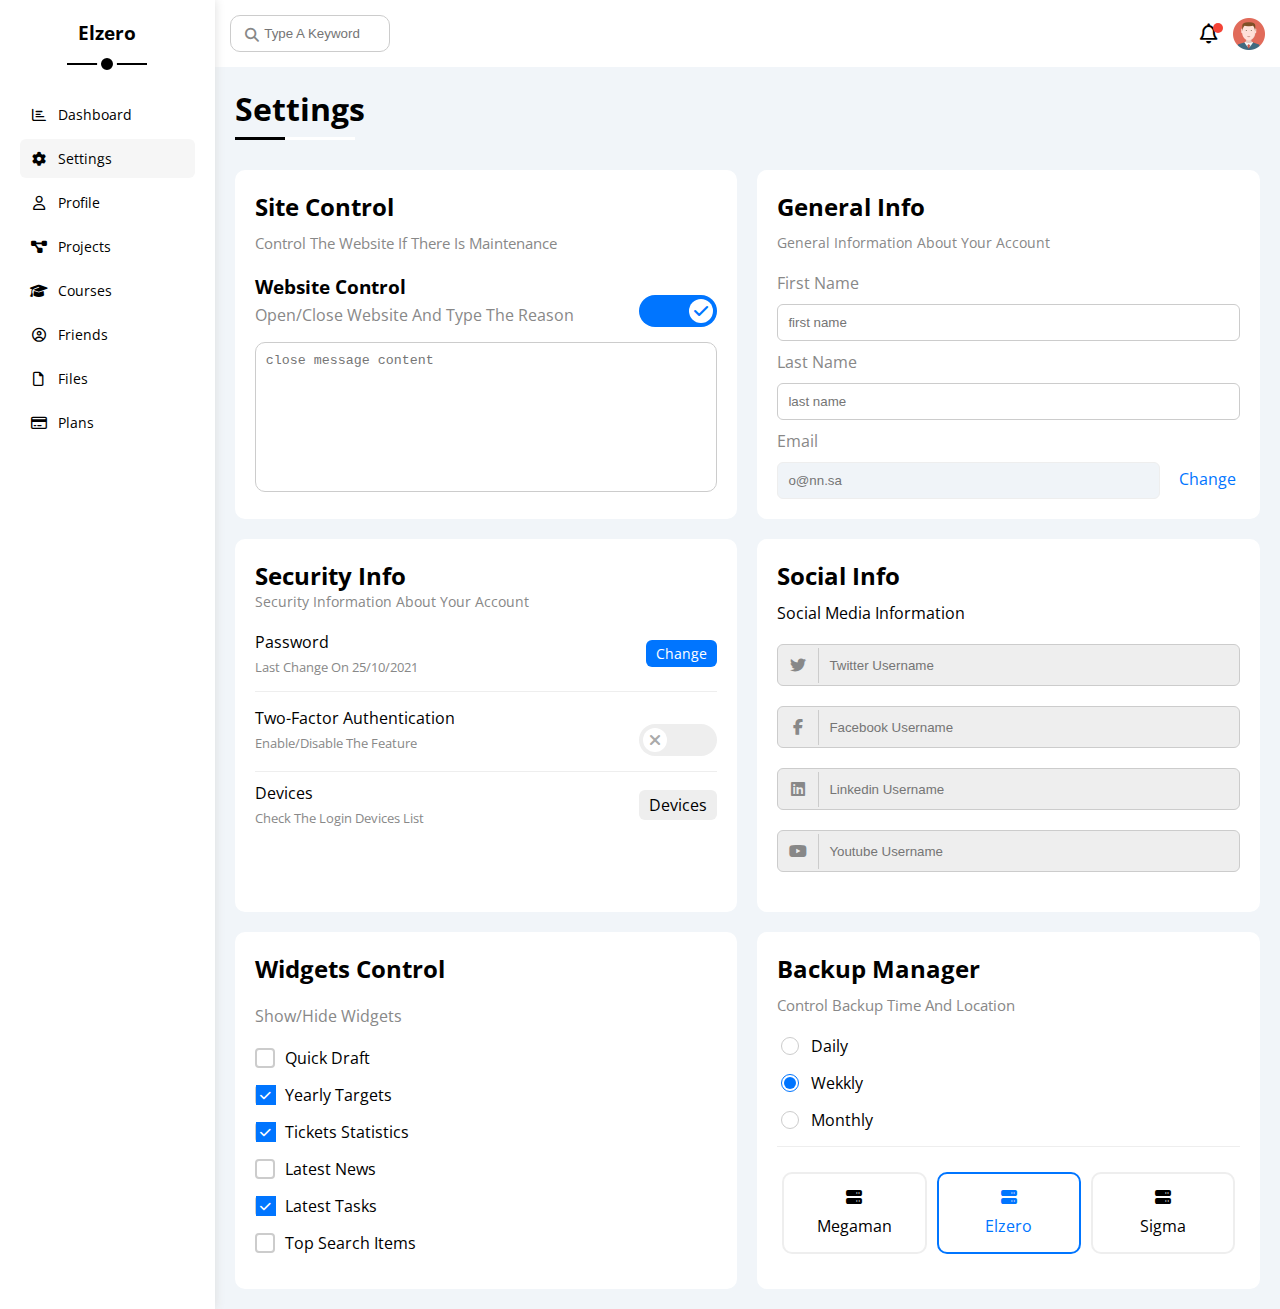
<file: settings.html>
<!DOCTYPE html>
<html lang="en">
<head>
    <meta charset="UTF-8">
    <meta http-equiv="X-UA-Compatible" content="IE=edge">
    <meta name="viewport" content="width=device-width, initial-scale=1.0">
    <link rel="stylesheet" href="https://cdnjs.cloudflare.com/ajax/libs/font-awesome/6.1.2/css/all.min.css">
    <link rel="stylesheet" href="css/framwork.css">
    <link rel="stylesheet" href="css/master.css">
    <link rel="preconnect" href="https://fonts.googleapis.com">
    <link rel="preconnect" href="https://fonts.gstatic.com" crossorigin>
    <link href="https://fonts.googleapis.com/css2?family=Open+Sans:wght@400;500;600;700&display=swap" rel="stylesheet">
    <title>settings</title>
</head>
<body>
    <div class=" page d-flex">
        <div class="sidebar bg-white p-20 p-relative">
                <h3 class="p-relative txt-c mt-0">Elzero</h3>
                <ul>
                <li>
                <a class=" d-flex align-center fs-14 c-black rad-6 p-10" href="index.html">
                    <i class="fa-regular fa-chart-bar fa-fw"></i>
                    <span class="hide-mobile">Dashboard</span>
                </a>
                </li>
                <li>
                <a class="active d-flex align-center fs-14 c-black rad-6 p-10" href="settings.html">
                    <i class="fa-solid fa-gear fa-fw"></i>
                    <span class="hide-mobile">Settings</span>
                </a>
                </li>
                <li>
                <a class="d-flex align-center fs-14 c-black rad-6 p-10" href="profile.html">
                    <i class="fa-regular fa-user fa-fw"></i>
                    <span class="hide-mobile">Profile</span>
                </a>
                </li>
                <li>
                <a class="d-flex align-center fs-14 c-black rad-6 p-10" href="projects.html">
                    <i class="fa-solid fa-diagram-project fa-fw"></i>
                    <span class="hide-mobile">Projects</span>
                </a>
                </li>
                <li>
                <a class="d-flex align-center fs-14 c-black rad-6 p-10" href="courses.html">
                    <i class="fa-solid fa-graduation-cap fa-fw"></i>
                    <span class="hide-mobile">Courses</span>
                </a>
                </li>
                <li>
                <a class="d-flex align-center fs-14 c-black rad-6 p-10" href="friends.html">
                    <i class="fa-regular fa-circle-user fa-fw"></i>
                    <span class="hide-mobile">Friends</span>
                </a>
                </li>
                <li>
                <a class="d-flex align-center fs-14 c-black rad-6 p-10" href="files.html">
                    <i class="fa-regular fa-file fa-fw"></i>
                    <span class="hide-mobile">Files</span>
                </a>
                </li>
                <li>
                <a class="d-flex align-center fs-14 c-black rad-6 p-10" href="plans.html">
                    <i class="fa-regular fa-credit-card fa-fw"></i>
                    <span class="hide-mobile">Plans</span>
                </a>
                </li>
                </ul>
        </div>
        <div class="content w-full">
            <div class="header between-flex w-full p-15 bg-white">
                <div class="search p-relative">
                    <input class=" p-10 rad-10 border-ccc " type="search" placeholder=" type a keyword">
                </div>
                <div class="icons d-flex align-center ">
                    <span class="notification p-relative">
                        <i class="fa-regular fa-bell fa-lg   "></i>
                    </span>
                    <img src="imgs/avatar.png" alt="">
                </div>
            </div>
            <h1 class="p-relative m-20">settings</h1>
            <div class="settings-page d-grid mb-20 gap-20">
                <div class="site-control bg-white p-20 rad-10">
                    <h2 class="mb-10">site control</h2>
                    <p class="c-grey mb-20 fs-15">Control The Website If There Is Maintenance</p>
                    <div class="between-flex mb-15">
                        <div>
                            <h3 class="mb-5">website control</h3>
                            <p class="c-grey fs-13n">Open/Close Website And Type The Reason</p>
                        </div>
                        <div>
                            <label >
                                <input class="toggle-checkbox" type="checkbox" checked>
                                <div class="toggle-switch"></div>
                            </label>
                        </div>
                    </div>
                    <textarea class="rad-10 w-full p-10 border-ccc" placeholder="close message content"></textarea>
                </div>
                <div class="general-info p-20 bg-white rad-10">
                    <h2 class="mb-10">general info</h2>
                    <p class="mb-20 c-grey fs-14">General Information About Your Account</p>
                    <form >
                        <label class="c-grey " for="">first name</label>
                        <input class="d-block w-full rad-6 p-10 border-ccc mb-10 mt-10" type="text" placeholder="first name">
                        <label class="c-grey " for="">last name</label>
                        <input class="d-block w-full rad-6 p-10 border-ccc mb-10 mt-10" type="text" placeholder="last name">
                        <label class="c-grey d-block mb-10 ">Email</label>
                        <input class="p-10 rad-6 border-eee" disabled type="email" placeholder="o@nn.sa">
                        <a href="">change</a>
                    </form>
                </div>
                <div class="security p-20 rad-10 bg-white">
                    <h2 class="mb10">security info</h2>
                    <p class="mb-20 fs-14 c-grey">Security Information About Your Account</p>
                    <div class="between-flex pb-15 mb-10">
                        <div>
                            <span class="">password</span>
                            <span class="d-block mt-5 c-grey fs-13">last change on 25/10/2021</span>
                        </div>
                        <a href="" class="btn-shape bg-blue c-white fs-14">change</a>
                    </div>
                    <div class="between-flex pb-15 mb-10">
                        <div>
                            <span class="">Two-Factor Authentication</span>
                            <span class="d-block mt-5 c-grey fs-13">Enable/Disable The Feature</span>
                        </div>
                        <div>
                            <label >
                                <input class="toggle-checkbox" type="checkbox" >
                                <div class="toggle-switch"></div>
                            </label>
                        </div>
                    </div>
                    <div class="between-flex pb-15 ">
                        <div>
                            <span class="">Devices</span>
                            <span class="d-block mt-5 c-grey fs-13">Check The Login Devices List</span>
                        </div>
                        <a href="" class="btn-shape bg-eee c-black ">devices</a>
                    </div>
                </div>
                <div class="social-info bg-white p-20 rad-10">
                    <h2 class="mb-10">social info</h2>
                    <p class="cgrey mb-20">social media Information</p>
                    <div class="border-ccc rad-6 d-flex align-center mb-20">
                        <i class="fa-brands fa-twitter c-grey p-10 center-flex"></i>
                        <input class="p-10 b-none c-grey" type="text" placeholder="twitter username">
                    </div>
                    <div class="border-ccc rad-6 d-flex align-center mb-20">
                        <i class="fa-brands fa-facebook-f c-grey p-10 center-flex"></i>
                        <input class="p-10 b-none c-grey" type="text" placeholder="facebook username">
                    </div>
                    <div class="border-ccc rad-6 d-flex align-center mb-20">
                        <i class="fa-brands fa-linkedin c-grey p-10 center-flex"></i>
                        <input class="p-10 b-none c-grey" type="text" placeholder="linkedin username">
                    </div>
                    <div class="border-ccc rad-6 d-flex align-center mb-20">
                        <i class="fa-brands fa-youtube c-grey p-10 center-flex"></i>
                        <input class="p-10 b-none c-grey" type="text" placeholder="youtube username">
                    </div>
                </div>
                <div class="widgets bg-white p-20 rad-10">
                    <h2 class="mb-20">widgets control</h2>
                    <p class="mb-20 c-grey">Show/Hide Widgets</p>
                    <div class="control d-flex align-center mb-15 ">
                        <input type="checkbox" id="one">
                        <label for="one">Quick Draft</label>
                    </div>
                    <div class="control d-flex align-center mb-15">
                        <input type="checkbox" id="two" checked>
                        <label for="two">Yearly Targets</label>
                    </div>
                    <div class="control d-flex align-center mb-15">
                        <input type="checkbox" id="three" checked>
                        <label for="three">Tickets Statistics</label>
                    </div>
                    <div class="control d-flex align-center mb-15">
                        <input type="checkbox" id="four">
                        <label for="four">latest news</label>
                    </div>
                    <div class="control d-flex align-center mb-15">
                        <input type="checkbox" id="five" checked>
                        <label for="five">latest tasks</label>
                    </div>
                    <div class="control d-flex align-center mb-15">
                        <input type="checkbox" id="six">
                        <label for="six">top search items</label>
                    </div>
                </div>
                <div class="backup bg-white p-20 rad-10">
                    <h2 class="mb-10">Backup Manager</h2>
                    <p class="c-grey mb-20 fs-15">Control Backup Time And Location</p>
                    <div class="data mb-15">
                        <input type="radio" name="time" id="daily" >
                        <label for="daily">daily</label>
                    </div>
                    <div class="data mb-15">
                        <input type="radio" name="time" id="wekkly" checked >
                        <label for="wekkly">wekkly</label>
                    </div>
                    <div class="data mb-15">
                        <input type="radio" name="time" id="monthly" >
                        <label for="monthly">monthly</label>
                    </div>
                    <div class="servers txt-c d-flex align-center pt-20">
                        <input type="radio" name="hosting" id="megaman">
                        <div class="server mb-15 rad-10 w-full">
                            <label class="d-block m-15" for="megaman">
                                <i class="fa-solid fa-server d-block mb-10"></i>
                                megaman
                            </label>
                        </div>
                        <input type="radio" checked name="hosting" id="elzero">
                        <div class="server mb-15 rad-10 w-full">
                            <label class="d-block m-15" for="elzero">
                                <i class="fa-solid fa-server d-block mb-10"></i>
                                elzero
                            </label>
                        </div>
                        <input type="radio" name="hosting" id="server-three" />
                        <div class="server mb-15 rad-10 w-full">
                            <label class="d-block m-15" for="server-three">
                                <i class="fa-solid fa-server d-block mb-10"></i>
                                Sigma
                            </label>
                        </div>
                        
                    </div>
                    
                </div>
            </div>
        </div>
    </div>
</body>
</file>
<file: css/framwork.css>
:root {
    --blue-color: #0075ff;
    --blue-alt-color: #0d69d5;
    --orange-color: #f59e0b;
    --green-color: #22c55e;
    --red-color: #f44336;
    --grey-color: #888;
}
  /* Start Box */
.d-flex {
    display: flex;
}
.f-wrap {
    flex-wrap: wrap;
}
.align-center {
    align-items: center;
}
.space-between {
    justify-content: space-between;
}
.d-grid {
    display: grid;
}
.gap-10{
    gap: 10px;
}
.gap-20 {
    gap: 20px;
}
.d-block {
    display: block;
}
@media (max-width: 767px) {
.block-mobile {
    display: block;
}
.hide-mobile {
    display: none;
    }
}
  /* End Box */
  /* Start Padding + Margin */
.p-10 {
    padding: 10px;
}
.p-15 {
    padding: 15px;
}
.p-20 {
    padding: 20px;
}
.pt-10 {
    padding-top: 10px;
}
.pt-15 {
    padding-top: 15px;
}
.pt-20 {
    padding-top: 20px;
}
.pb-10 {
    padding-bottom: 10px;
}
.pb-15 {
    padding-bottom: 15px;
}
.pb-20 {
    padding-bottom: 20px;
}
.pl-15 {
    padding-left: 15px;
}
.m-0 {
    margin: 0;
}
.m-15 {
    margin: 15px;
}
.m-20 {
    margin: 20px;
}
.mt-0 {
    margin-top: 0;
}
.mt-5 {
    margin-top: 5px;
}
.mt-10 {
    margin-top: 10px;
}
.mt-15 {
    margin-top: 15px;
}
.mt-20 {
    margin-top: 20px;
}
.mt-25 {
    margin-top: 25px;
}
.mr-5 {
    margin-right:5px;
}
.mr-10 {
    margin-right: 10px;
}
.mr-15 {
    margin-right: 15px;
}
.mb-5 {
    margin-bottom: 5px;
}
.mb-10 {
    margin-bottom: 10px;
}
.mb-15 {
    margin-bottom: 15px;
}
.mb-20 {
    margin-bottom: 20px;
}
.mb-25 {
    margin-bottom: 25px;
}
  /* End Padding + Margin */
  /* Start Color */
.c-black {
    color: black;
}
.c-white {
    color: white;
}
.c-grey {
    color: var(--grey-color);
}
.c-red {
    color: var(--red-color);
}
.c-green {
    color: var(--green-color);
}
.c-blue {
    color: var(--blue-color);
}
.c-orange {
    color: var(--orange-color);
}
.bg-red {
    background-color: var(--red-color);
}
.bg-green {
    background-color: var(--green-color);
}
.bg-blue {
    background-color: var(--blue-color);
}
.bg-orange {
    background-color: var(--orange-color);
}
.bg-white {
    background-color: white;
}
.bg-eee {
    background-color: #eee;
}
  /* End Color */
  /* Start Position */
.p-relative {
    position: relative;
}
.p-absolute {
    position: absolute;
}
  /* End Position */
  /* Start Font */
.txt-c {
    text-align: center;
}
.fs-13 {
    font-size: 13px;
}
.fs-14 {
    font-size: 14px;
}
.fs-15 {
    font-size: 15px;
}
.fs-25 {
    font-size: 25px;
}
.fw-bold {
    font-weight: bold;
}
@media (max-width: 767px) {
.txt-c-mobile {
    text-align: center;
    }
}
  /* End Font */
  /* Start Border */
.rad-6 {
    border-radius: 6px;
}
.rad-10 {
    border-radius: 10px;
}
.rad-half {
    border-radius: 50%;
}
.b-none {
    border: none;
}
.border-ccc {
    border: 1px solid #ccc;
}
.border-eee {
    border: 1px solid #eee;
}

  /* End Border */
  /* Start Width + Height */
.w-full {
    width: 100%;
}
.w-100 {
    width: 100px;
}
.w-fit {
    width: fit-content;
}
.h-full {
    height: 100%;
}
.h-100 {
    height: 100px;
}
  /* End Width + Height */
  /* Start Components */
.center-flex {
    display: flex;
    align-items: center;
    justify-content: center;
}
.between-flex {
    display: flex;
    align-items: center;
    justify-content: space-between;
}
.btn-shape {
    padding: 4px 10px;
    border-radius: 6px;
}
  /* End Components */
</file>
<file: css/master.css>
:root {
    --blue-color: #0075ff;
    --blue-alt-color: #0d69d5;
    --orange-color: #f59e0b;
    --green-color: #22c55e;
    --red-color: #f44336;
    --grey-color: #888;
}
*{
    box-sizing: border-box;
    -moz-box-sizing: border-box;
    -webkit-box-sizing: border-box;
    margin: 0;
            
}
*:focus{
    outline: none;
}
body{
    font-family: 'Open Sans', sans-serif;
    margin: 0;
    text-transform: capitalize;
}
a{
    text-decoration: none;
}
ul{
    list-style: none;
    padding: 0;
}
::-webkit-scrollbar{
    width: 15px;
}
::-webkit-scrollbar-track{
    background-color: white;
}
::-webkit-scrollbar-thumb{
    background-color: var(--blue-color);
}
::-webkit-scrollbar-thumb:hover{
    background-color: var(--blue-alt-color);
}
/* ............................... */
.toggle-checkbox{
    --webkit-apperance:none;
    appearance: none;
}
.toggle-checkbox + .toggle-switch{
    width: 78px;
    height: 32px;
    background-color: #eee;
    border-radius: 16px;
    position: relative;
    transition: 0.3s;
    cursor: pointer;
}
.toggle-switch::before{
    font-family: "font awesome 6 free";
    content: "\f00d";
    font-weight: 900;
    position: absolute;
    width: 24px;
    height: 24px;
    left: 4px;
    top: 4px;
    display: flex;
    justify-content: center;
    align-items: center;
    border-radius: 50%;
    background-color: #fff;
    color: #aaa;
    transition: 0.3s;

}
.toggle-checkbox:checked + .toggle-switch{
    background-color: var(--blue-color);
}
.toggle-checkbox:checked + .toggle-switch::before{
    left: 50px;
    content: "\f00c";
    color: var(--blue-color);
}
/* ................... */

.page h1{
    margin-bottom: 40px;
}
.page  h1::before,
.page h1::after{
    position: absolute;
    content: "";
    bottom: -10px;
    left: 0;
    height: 3px;
}
.page h1::before{
    width: 120px;
    background-color: white;
}
.page h1::after{
    width: 50px;
    background-color: black;
}
.page{
    min-height: 100vh;
    background-color: #f1f5f9;
}
 /* side bar start  */
.sidebar{
    width: 250px;
    box-shadow: 0 0 10px #ddd;
}
@media(max-width:767px){
    .sidebar{
        width: 62px;
        padding: 10px;
    }
}
.sidebar > h3{
    text-align: center;
    margin-bottom: 50px;
}
.sidebar > h3::before{ 
    position: absolute;
    content: "";
    width: 12px;
    height: 12px;
    border-radius: 50%;
    background-color: black;
    bottom: -29px;
    left: 50%;
    transform: translateX(-50%);
    border: 4px solid white;
    z-index: 20;
}
.sidebar > h3::after{
    position: absolute;
    content: "";
    width: 80px;
    height: 2px;
    background-color: black;
    bottom: -20px;
    left: 50%;
    transform: translateX(-50%);
}
@media(max-width:767px){
    .sidebar > h3{
        font-size: 14px;
        margin-bottom: 20px;
    }
    .sidebar > h3::before,
    .sidebar > h3::after{
        display: none;
    }
}
.sidebar li a{
    margin-bottom: 5px;
    transition: 0.3s ;
}
.sidebar li a.active,
.sidebar li a:hover{
    background-color: #f6f6f6;
}
.sidebar li a span{
    font-size: 14px;
    margin-left: 10px;
}
@media(max-width:767px){
    .hide-mobile{
        display: none;
    }
}
.content{
    overflow: hidden;
}
.content .header{
    width: 100%;
}
.content .header .search::before{
    font-family: "font awesome 6 free";
    content: "\f002";
    font-weight: 900;
    position: absolute;
    left: 15px;
    top: 50%;
    transform: translateY(-50%);
    font-size: 14px;
    color: var(--grey-color);
}
.content .header input{
    width: 160px;
    text-transform: capitalize;
    transition: width 0.3s;
    padding-left: 30px;
}
.content .header input:focus{
    width: 200px;
}
.content .header input:focus::placeholder{
    opacity: 0;
}
.content .header .notification::before{
    position: absolute;
    content: "";
    height: 10px;
    width: 10px;
    border-radius: 50%;
    right: -5px;
    background-color: var(--red-color);
}
.content .header  img{
    width: 32px;
    height: 32px;
    margin-left: 15px;
}
/* wrapper start  */
.wrapper{
    grid-template-columns: repeat(auto-fill,minmax(450px,1fr));
    margin-left: 20px;
    margin-right: 20px;
    margin-bottom: 20px;
}
@media(max-width:767px){
    .wrapper{
        grid-template-columns: minmax(200px,1fr);
        margin-left: 10px;
        margin-right: 10px;
    }
}
.welcome{
    overflow: hidden;
}
@media(max-width:767px){
    .welcome .intro{
        padding-bottom: 30px;
    }
}
.welcome .details{
    border-top: 1px solid #eee;
    border-bottom: 1px solid #eee;
    justify-content: space-around;
    margin:40px 0 20px;
}
@media(max-width:767px){
    .welcome .details{
        flex-direction: column;
    }
    .welcome .details .box{
        margin-bottom: 15px;
    }
    .welcome .avatar{
        left: 50%;
    }
}
.welcome .mainimg{
    margin-bottom: -15px;
    width: 170px;
}
.details > div{
    flex: 1;
}
.welcome .intro .avatar{
    position: absolute;
    width: 64px;
    width: 64px;
    padding: 3px;
    background-color: #fff;
    border-radius: 50%;
    left: 20px;
    bottom: 0;
    transform: translateY(50%);
}
@media(max-width:767px){
    .welcome .intro .avatar{
        left: 50%;
        transform: translate(-50%,50%);
    }
}
.welcome > a{
    margin: 0 20px 20px auto;
    transition: 0.3;
}
.welcome > a:hover{
    background-color: var(--blue-alt-color);
}
/* .welcome end  */
/* draft start  */
.draft textarea{
    resize: none;
    min-height: 180px;
}
.draft input[type=submit]{
    margin-left: auto;
}
/* draft  end */
.targets .box {
    margin-bottom: 10px;
}
.targets .box > i{
    width: 80px;
    height: 80px;
    background-color: red;
}
.targets .box > div{
    flex: 1;
}
.targets h3{
    margin-bottom: 20px;
}
.targets .box .holder{
    height: 3px;
    background-color: black;
}
.targets .box .holder > span{
    height: 100%;
    display: block;
    position: relative;

}
.targets .box span span{
    position: absolute;
    right: -20px;
    top: -35px;
    border-radius: 2px;
    background-color: inherit;
    padding: 2px;
}
.targets .box span span:after{
    content: "";
    position: absolute;
    border: 8px solid transparent;
    bottom: -14px;
    left: 50%;
    transform: translateX(-50%);
}
.targets .box.blue span span:after{
    border-color: var(--blue-color) transparent transparent transparent;

}
.targets .box.yellow span span:after{
    border-color: var(--orange-color) transparent transparent transparent;

}
.targets .box.box.green span span:after{
    border-color: var(--green-color) transparent transparent transparent;

}
.targets .box.blue > i,
.targets .box.blue .holder{
    background-color: rgb(204 227 255);
}
.targets .box.blue .holder span{
    background-color: var(--blue-color);
}

.targets .box.yellow > i,
.targets .box.yellow .holder{
    background-color: rgb(253 236 206);
}
.targets .box.yellow .holder span{
    background-color: var(--orange-color);
}
.targets .box.green > i,
.targets .box.green .holder{
    background-color: rgb(210 244 223);
}
.targets .box.green .holder span{
    background-color: var(--green-color);
}
/* tickets start  */
.Statistics .card div{
    font-size: 25px;
}
.Statistics .card i{
    font-size: 200%;
}
.Statistics .cards .card{
    flex-basis: calc( 50% - 10px);
}
@media(max-width:767px){
    .Statistics .cards .card{
        flex-basis: 100%;
    }
}
/* tickets end */
.news .content{
    flex: 1;
}
@media (max-width:767px) {
    .news .box{
        flex-direction: column;
        gap: 5px;
    }
    
}d
.news .box:not(:last-child){
    border-bottom: 1px solid #eee;
}
.news img{
    width: 120px;
    margin-right: 10px;
}
/* tasks strt  */
.tasks .task-row:not(:last-child){
    border-bottom: 1px solid #eee;
}
.tasks .del{
    opacity: 0.5;
}
.tasks .task-row i{
    margin-left: auto;
    transition: 0.3s;
}
.tasks .task-row i:hover{
    color: var(--red-color);
}
/* tasks end */
/* upliads start  */
.uploads .file-row:not(:last-child){
    border-bottom: 1px solid #eee;
}
.uploads .file-row .content{
    flex: 1;
}
.uploads .file-row img{
    width: 40px;
    margin-right: 10px
}
/* upliads end */
/* last project start  */
.last-project ul::before{
    position: absolute;
    content: "";
    width: 2px;
    left: 11px;
    height:100%;
    background-color: var(--blue-color);
}
.last-project ul li{
    position: relative;
}
.last-project ul li::before{
    display: block;
    content: "";
    width: 20px;
    height: 20px;
    margin-right: 15px;
    border-radius: 50%;
    border: 2px solid #fff;
    outline: 2px solid var(--blue-color);
    background-color: white; ;
}
.last-project li.done::before,
.last-project li.loading::before{
    background-color: var(--blue-color);
}
.last-project li.loading::before{
    animation: change-color infinite alternate 0.8s;
} 
.last-project > img{
    position: absolute;
    right: 0px;
    bottom: 0px;
    opacity: 0.2;
    width: 160px;
}
/* last project end */
/* remindes start  */
.remindes .box{
    padding-left: 15px;
    border-left: 2px solid red;
    position: relative;
    margin-bottom: 15px;
    margin-left: 30px;
}
.remindes .box::before{
    position: absolute;
    content: "";
    width: 15px;
    height: 15px;
    border-radius: 50%;
    left: -30px;
    top: 50%;
    transform: translateY(-50%);
}
.remindes .blue{
    border-color: var(--blue-color);
}
.remindes .blue::before{
    background-color: var(--blue-color);
}
.remindes .green{
    border-color: var(--green-color);
}
.remindes .green::before{
    background-color: var(--green-color);
}
.remindes .orange{
    border-color: var(--orange-color);
}
.remindes .orange::before{
    background-color: var(--orange-color);
}
.remindes .red{
    border-color: var(--red-color);
}
.remindes .red::before{
    background-color: var(--red-color);
}
/* remindes end */
/* post start  */
.latest-post .profile > img{
    width: 50px;
    height: 50%;
    border-radius: 50%;
    margin-right: 15px;
}
.latest-post .post{
    line-height: 2;
    border-top: 1px solid #eee;
    border-bottom: 1px solid #eee;
}
/* post end */
.social-stats .box > i{
    width: 50px;
    height: 50px;
    transition: 0.3s;
}
.social-stats .box > span{
    flex: 1;
}
.social-stats .twitter{
    background-color: rgb(29 161 242 / 20%);
}
.social-stats .twitter > i,
.social-stats .twitter > a{
    background-color:#1da1f2;
}
.social-stats .twitter span{
    color: #1da1f2;
}
.social-stats .facebook{
    background-color: rgb(24 119 242 / 20%);
}
.social-stats .facebook > i,
.social-stats .facebook > a{
    background-color:#1877f2;
}
.social-stats .facebook span{
    color: #1877f2;
}

.social-stats .youtube{
    background-color: rgb(255 204 204);
}
.social-stats .youtube > i,
.social-stats .youtube > a{
    background-color:#ff0000;
}
.social-stats .youtube span{
    color: #ff0000;
}
.social-stats .linkedin{
    background-color: rgb(204 228 240);
}
.social-stats .linkedin > i,
.social-stats .linkedin > a{
    background-color:#0077b5;
}
.social-stats .linkedin span{
    color: #0077b5;
}
.social-stats .box > i:hover{
    transform: rotate(6deg);
}
/* ................... */
.table{
    overflow: auto;
}
@media(max-width:767px){
    .table{
        margin-left: 10px;
        margin-right: 10px;
    }
}
table{
    width: 100%;
    min-width: 1000px;
    border-spacing: 0;
}
table td{
    border-bottom: 1px solid #eee;
    border-left: 1px solid #eee;
}
table td:last-child{
    border-right: 1px solid #eee;
}
table img{
    width: 30px;
    height: 30px;
    padding: 2px;
    border-radius: 50%;
    background-color: #fff;
}
table img:not(:first-of-type){
    margin-left: -20px;
}
/* settings page start  */
.settings-page {
    grid-template-columns: repeat(auto-fill,minmax(500px,1fr));
    margin-left: 20px;
    margin-right: 20px;
}
@media(max-width:767px){
    .settings-page {
        grid-template-columns: minmax(200px,1fr);
        margin-left: 10px;
        margin-right: 10px;
    }
}
.settings-page .site-control textarea{
    resize: none;
    min-height: 150px;
}
/* /////////// */
.settings-page .general-info input[type=email]{
    width: calc(100% - 80px);
    display: inline-flex;
    margin-right: 15px;
    background-color:#f0f4f8 ;
}
.settings-page .general-info a{
    color: var(--blue-color);
}
/* security start  */
.settings-page .security > div:not(:last-child){
    border-bottom: 1px solid #eee;
}
/* security end */
/* .social info  */
.settings-page .social-info > div{
    background-color: #eee
}
.settings-page .social-info > div i{
    width: 40px;
    height: 40px;
    transition: 0.3s;
}
.settings-page .social-info > div input{
    background-color: transparent;
    flex: 1;
    border-left: 1px solid #ccc;
    text-transform: capitalize;
}
.settings-page .social-info > div:focus-within i{
    color: black;
}
/* .social info  */
.settings-page .widgets .control > input{
    -webkit-appearance: none;
    appearance: none;
}
.settings-page .widgets label{
    padding-left: 30px;
    position: relative;
}
.settings-page .widgets label::before{
    position: absolute;
    content: "";
    width: 16px;
    height: 16px;
    border: 2px solid #ccc;
    left: 0;
    top: 50%;
    margin-top: -10px;
    border-radius: 4px;
    transition: 0.3s;

}
.settings-page .widgets label::after{
    content: "\f00c";
    font-family: "font awesome 6 free";
    font-weight: 900;
    position: absolute;
    left: 1px;
    top: 1px;
    width: 20px;
    height: 20px;
    font-size: 12px;
    color: white;
    transition: 0.3s;
    display: flex;
    justify-content: center;
    align-items: center;
    transform: scale(0);
    background-color: var(--blue-color);

}
.settings-page .control:hover label::before{
    border-color: var(--blue-color)
}
.settings-page .control input:checked + label::after{
    transform: scale(1) rotate(360deg);
}
/* .................................  */
.settings-page input[type=radio]{
    --webkit-appearance:none;
    appearance: none;
}

.settings-page .backup > div > label{
    position: relative;
    padding-left: 30px;
}
.settings-page .backup > .data label::before{
    content: "";
    position: absolute;
    width: 16px;
    height: 16px;
    border: 1px solid #ccc;
    border-radius: 50%;
    left: 0;
    top: 50%;
    transform: translateY(-50%);
    transition: 0.3s;
}
.settings-page .backup > .data label::after{
    content: "";
    position: absolute;
    width: 12px;
    height: 12px;
    border-radius: 50%;
    left: 3px;
    top: 50%;
    transform: translateY(-50%);
    transition: 0.3s;

}
.settings-page .backup > .data:hover label::before{
    border-color: var(--blue-color);
}
.settings-page .backup > div input:checked + label::before{
    border-color: var(--blue-color);
}
.settings-page .backup > div input:checked + label::after{
    background-color: var(--blue-color);
}
.settings-page .servers{
    border-top: 1px solid #eee;
} 
@media(max-width:767px){
    .settings-page .servers{
        flex-direction: column;
    }
}
.settings-page  .server{
    cursor: pointer;
    position: relative;
    border: 2px solid #eee;
    margin: 5px;
}
.settings-page .servers > input:checked + div{
    border-color: var(--blue-color);
    color: var(--blue-color);
}
/* ...............  */
/* settings page end */
/* start profile page  */
@media(max-width:767px){
    .profile-page .overview{
        flex-direction: column;
    }
}
.profile-page .overview .avatar-box{
    width: 300px;
}
@media(min-width:768px){
    .profile-page .overview .avatar-box{
        border-right: 1px solid #eee;
    }
}
.profile-page .overview .avatar-box img{
    width: 120px;
}
.profile-page .overview .avatar-box .level{
    width: 70%;
    background-color: #ddc9c9;
    height: 6px;
    margin: 5px auto;
    overflow: hidden;
}
.profile-page .avatar-box .level span{
    height: 100%;
}
.profile-page .overview .box-row{
    border-bottom: 1px solid #eee;
    padding: 20px;
}
.profile-page .overview .box-row > div{
    min-width: 250px;
    padding: 5px 0;
}
.profile-page .box-row .toggle-switch{
    height: 15px;
    top: 50%;
    margin-top: -15px;
}
@media(max-width:767px){
    .profile-page .box-row .toggle-switch{
        margin: auto;
    }
}
.profile-page .box-row .toggle-switch::before{
    height: 12px;
    width: 12px;
    top: 2px;
}
.profile-page .box-row .toggle-checkbox:checked + .toggle-switch::before{
    left: 64px;
}
.profile-page .other-data{
    flex-wrap: wrap;
}
.profile-page .myskills{
    flex-grow: 1;
}
.profile-page .myskills .sklls:not(:last-child){
    border-bottom: 1px solid #eee;
    padding: 20px 0;
}
.profile-page .other-data .actives{
    flex-grow: 2;
}
.profile-page .other-data .active:not(:last-child) {
    border-bottom: 1px solid #eee;
}
@media(max-width:767px){
    .profile-page .other-data .active{
        flex-direction: column;
        text-align: center;
    }
}
.profile-page .other-data .active > img{
    width: 64px;
    margin-right: 10px;
}
.profile-page .other-data .active .time{
    margin-left: auto;
    text-align: right;
}
@media(max-width:767px){
    .profile-page .other-data .active > img{
        margin: 0 0 10px;
    }
    .profile-page .other-data .active .name span:nth-child(2){
    font-size: 14px;
    margin-bottom: 10px;
    }
    .profile-page .other-data .active .time{
        margin-top: 15px;
    }
    
}
/* end profile page  */
/* projects page start  */
.projects-page{
    display: grid;
    grid-template-columns: repeat(auto-fill,minmax(500px,1fr));
    margin-left: 20px;
    margin-right: 20px;
}
@media(max-width:767px){
    .projects-page{
        display: grid;
        grid-template-columns: minmax(200px,1fr);
        margin-left: 10px;
        margin-right: 10px;
    }
}
.projects-page .project span.time{
    position: absolute;
    top: 10px;
    right: 10px;
}
.projects-page .project h4{
    font-weight: normal;
}
.projects-page .project p{
    font-size: 14px;
    min-height: 40px;
}
.projects-page .project .team img{
    width: 40px;
    height: 40px;
    border: 2px solid white;
}
.projects-page .project .team img:not(:first-child){
    margin-left: -15px;
}
.projects-page .project .team img:hover{
    z-index: 111;
}
.projects-page .project .kind{
    border-top: 1px solid #eee;
    border-bottom: 1px solid #eee;
    justify-content: end;
}
@media(max-width:767px){
    .projects-page .project .kind{
        flex-direction: column;
    }
}
@media(max-width:767px){
    .projects-page .project .stat{
        flex-direction: column;
    }
    .projects-page .project .stat .progress{
        margin-bottom: 10px;
    }
}
.projects-page .project .stat .progress{
    height: 6px;
    width: 250px;
    border-radius: 6px;
}
.projects-page .project .stat .progress span{
    position: absolute;
    height: 100%;
    border-radius: inherit;
}
/* courses page start */
.courses-page{
    display: grid;
    grid-template-columns: repeat(auto-fill,minmax(350px,1fr));
    margin-left: 20px;
    margin-right: 20px;
}
@media(max-width:767px){
    .courses-page{
        display: grid;
        grid-template-columns: minmax(200px,1fr);
        margin-left: 10px;
        margin-right: 10px;
    }
}
.course-box{
    overflow: auto;
    position: relative;
}
.course-box .avatar{
    position: absolute;
    width: 64px;
    height: 64px;
    border-radius: 50%;
    border: 2px solid white;
    top: 20px;
    left: 20px;
}
.course-box .content{
    border-bottom: 1px solid #eee;
}
.course-box p{
    line-height: 1.6;
}
.course-box .course-deal a{
    position: absolute;
    top: 0;
    left: 50%;
    transform: translate(-50%,-50%);
}
/* courses page end */
/* friends start  */
.friends-page{
    display: grid;
    grid-template-columns: repeat(auto-fill,minmax(350px,1fr));
    margin-left: 20px;
    margin-right: 20px;
}
@media(max-width:767px){
    .friends-page{
        display: grid;
        grid-template-columns: minmax(200px,1fr);
        margin-left: 10px;
        margin-right: 10px;
    }
}
.friend-box .contact{
    position: absolute;
    top: 10px;
    height: 10px;
    display: inline-flex;
}
.friend-box .contact i{
    width: 40px;
    height: 40px;
    display: flex;
    justify-content: center;
    align-items: center;
    margin-right: 5px;
    transition: 0.3s;
}
.friend-box .contact i:hover{
    background-color: var(--blue-color);
    color: white;
}
.friend-box .info{
    padding: 20px  0;
}
.friend-box .info img{
    width:120px;
    height: 120px;
}
.friend-box .stat{
    border-top: 1px solid #eee;
    border-bottom: 1px solid #eee;
    position: relative;
}
.friend-box .stat .vip{
    color: var(--orange-color);
    font-size: 70px;
    opacity: 0.1;
    position: absolute;
    right: 20px;
    top: 50%;
    transform: translateY(-50%);
}
.friend-box .visit span{
    font-size: 13px;
}
/* friends end */
/* files start  */
.files-page{
    margin-left: 20px;
    margin-right: 20px;
    flex-direction: row-reverse;
	align-items: flex-start;
}
@media(max-width:767px){
    .files-page{
        flex-direction: column;
        align-items: stretch;
        
    }
}
.files-page .file-statistics{
    min-width: 260px;
	display: flex;
	flex-direction: column;
}
.files-page .file-statistics .file-row i{
    width: 50px;
    height: 50px;
    color: var(--blue-color);
    font-size: 22px;
    display: flex;
    justify-content: center;
    align-items: center;
}
.files-page .file-statistics .file-row i.blue{
    background-color:rgb(0 117 255 / 20%) ;
    color: var(--blue-color);
}
.files-page .file-statistics .file-row i.green{
    background-color:rgb(210 244 223) ;
    color: var(--green-color);
}
.files-page .file-statistics .file-row i.red{
    background-color:rgb(253 217 214) ;
    color: var(--red-color);
}
.files-page .file-statistics .file-row i.orange{
    background-color:rgb(253 236 206) ;
    color: var(--orange-color);
}
.files-page .file-statistics .file-row .name{
    flex-grow: 1;
}
.files-page .file-statistics .upload{
    margin: auto;
    padding: 10px 20px;
    font-weight: bold;
    transition: 0.3s;
}
.files-page .file-statistics .upload:hover {
    background-color: var(--blue-alt-color);
}
.files-page .file-statistics .upload:hover i{
    animation: go-up 0.5s linear infinite;
}

.files-page .files-holder{
    grid-template-columns: repeat(auto-fill,minmax(200px,1fr));
}
.files-page .files-holder{
	flex: 1;
}
.files-page .files-holder .file i{
	position: absolute;
	top: 20px;
	left: 20px;
}
.files-page .files-holder .file img{
	width: 64px;
	margin: 20px auto;
	display: block;
	transition: 0.3s;
}
.files-page .files-holder .file:hover > img{
	transform: rotate(5deg);
}
.files-page .files-holder .file > span{
	text-align: left;
}
.files-page .files-holder .file .date{
	border-top: 1px solid #eee;
}
/* files end */
/* plans start  */
.plans-page{
	display: grid;
	grid-template-columns: repeat(auto-fill,minmax(450px,1fr));
	margin-left: 20px;
	margin-right: 20px;
	gap: 20px;
}
@media(max-width:767px){
	.plans-page{
		display: grid;
		grid-template-columns: minmax(200px,1fr);
		margin-left: 10px;
		margin-right: 10px;
		gap: 10px;
	}
}
.plans-page  .free .head{
	outline: 1px solid var(--green-color);
	border: 4px solid white;
	font-size: 22px;
}
.plans-page  .basic .head{
	outline: 1px solid var(--blue-alt-color);
	border: 4px solid white;
	font-size: 22px;
}
.plans-page  .premium .head{
	outline: 1px solid var(--orange-color);
	border: 4px solid white;
	font-size: 22px;
}
.plans-page .plan .head span{
	width:fit-content ;
	margin: auto;
}
.plans-page .plan .head span::before{
	content: "$";
	position: absolute;
	top: -15px;
	left: -15px;
}
.plans-page .plan ul{
	margin-bottom: 20px;
}
.plans-page .plan ul li{
	position: relative;
	padding: 15px 0;
	border-bottom: 1px solid #eee;
}
.plans-page .plan ul li::before{
	font-weight: 900;
	font-family: "font awesome 6 free";
	content: "\f00d";
	color: red;
	margin-right: 10px;
}
.plans-page .plan ul li.active::before{
	content: "\f00c";
	color: var(--green-color);
}
.plans-page .plan ul li::after{
	font-weight: 900;
	font-family: "font awesome 6 free";
	content: "\f129";
	position: absolute;
	width: 15px;
	height: 15px;
	right: 0;
	top: 50%;
	transform: translateY(-50%);
	background-color: #ccc;
	border-radius: 50%;
	font-size: 10px;
	display: flex;
	justify-content: center;
	align-items: center;
	color: white;
	cursor: pointer;
	transition: 0.3s;
}
.plans-page .plan ul li:hover::after{
	background-color: #0075ff;
}
/* plans end */

/* start animation */
@keyframes change-color{
    100%{
        background-color: white;
    }
}
@keyframes go-up{
    50%{
        transform: translateY(-5px);
}
}
</file>
